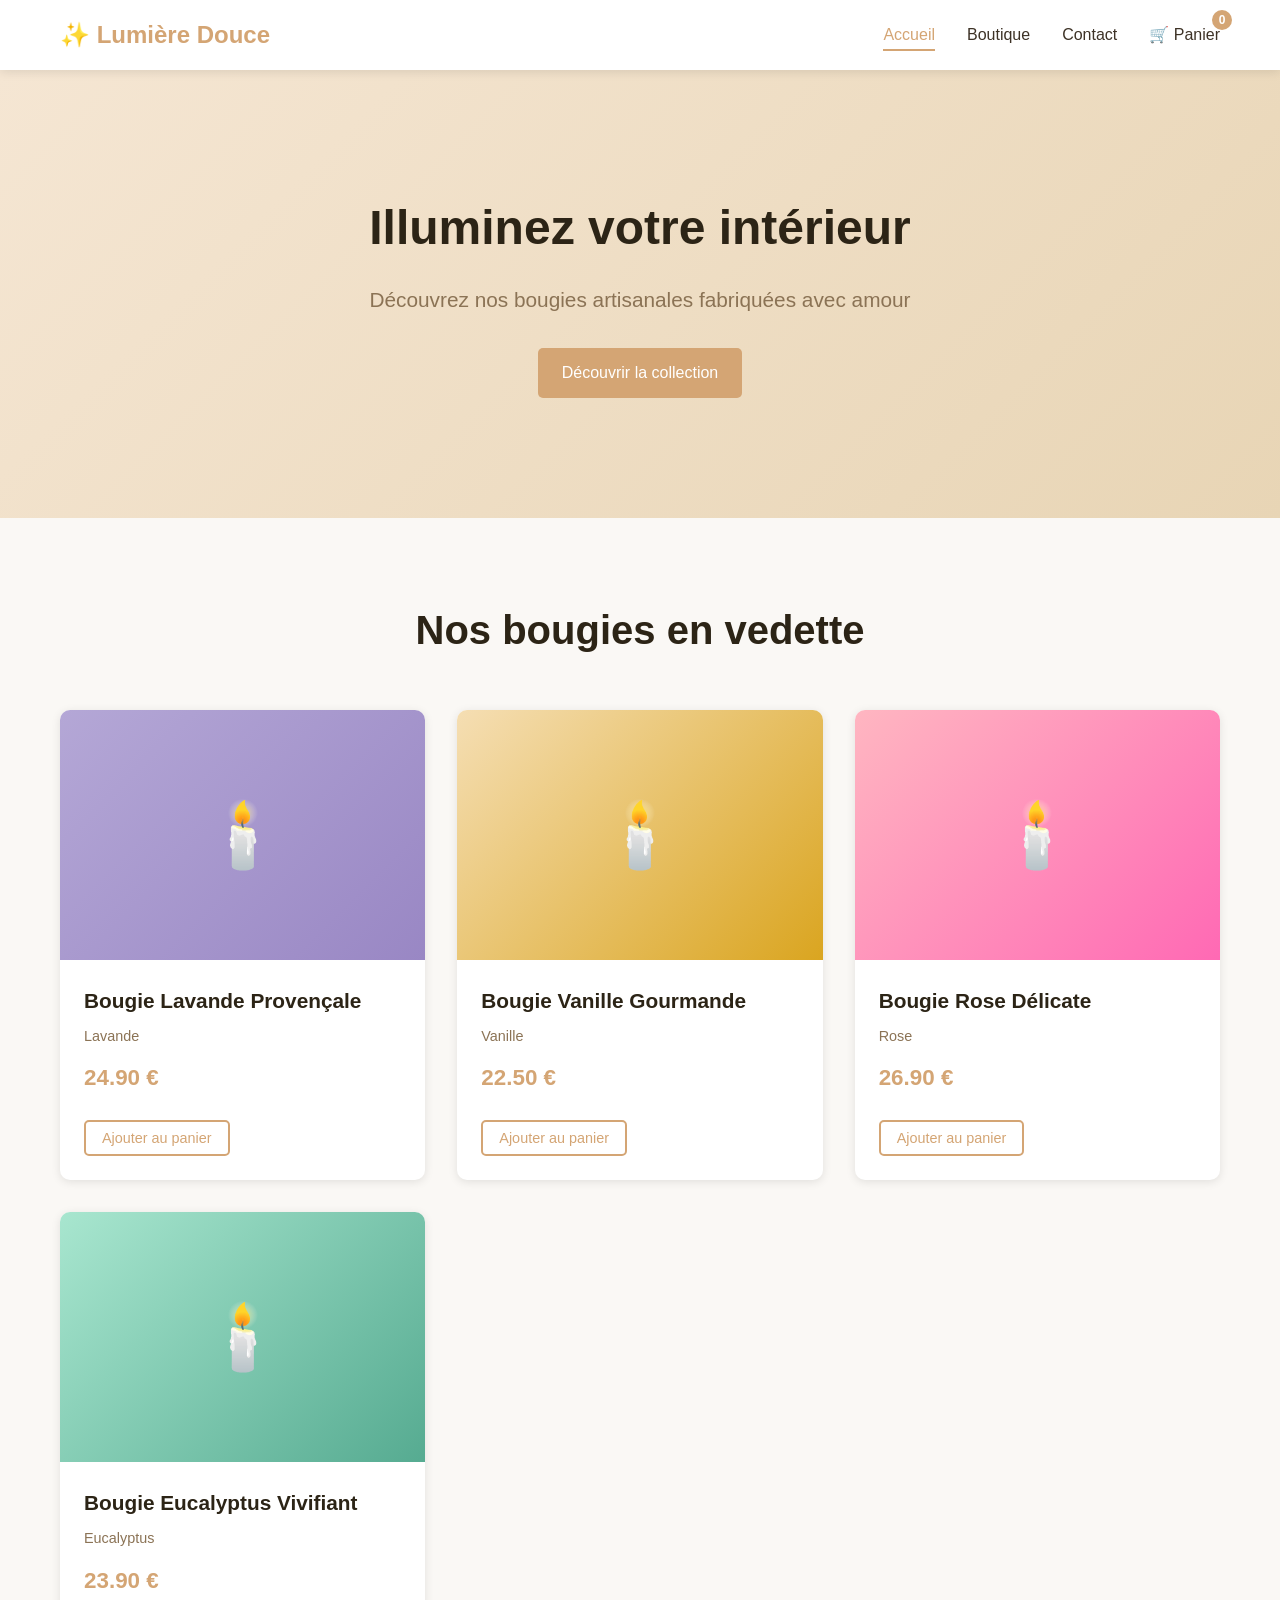
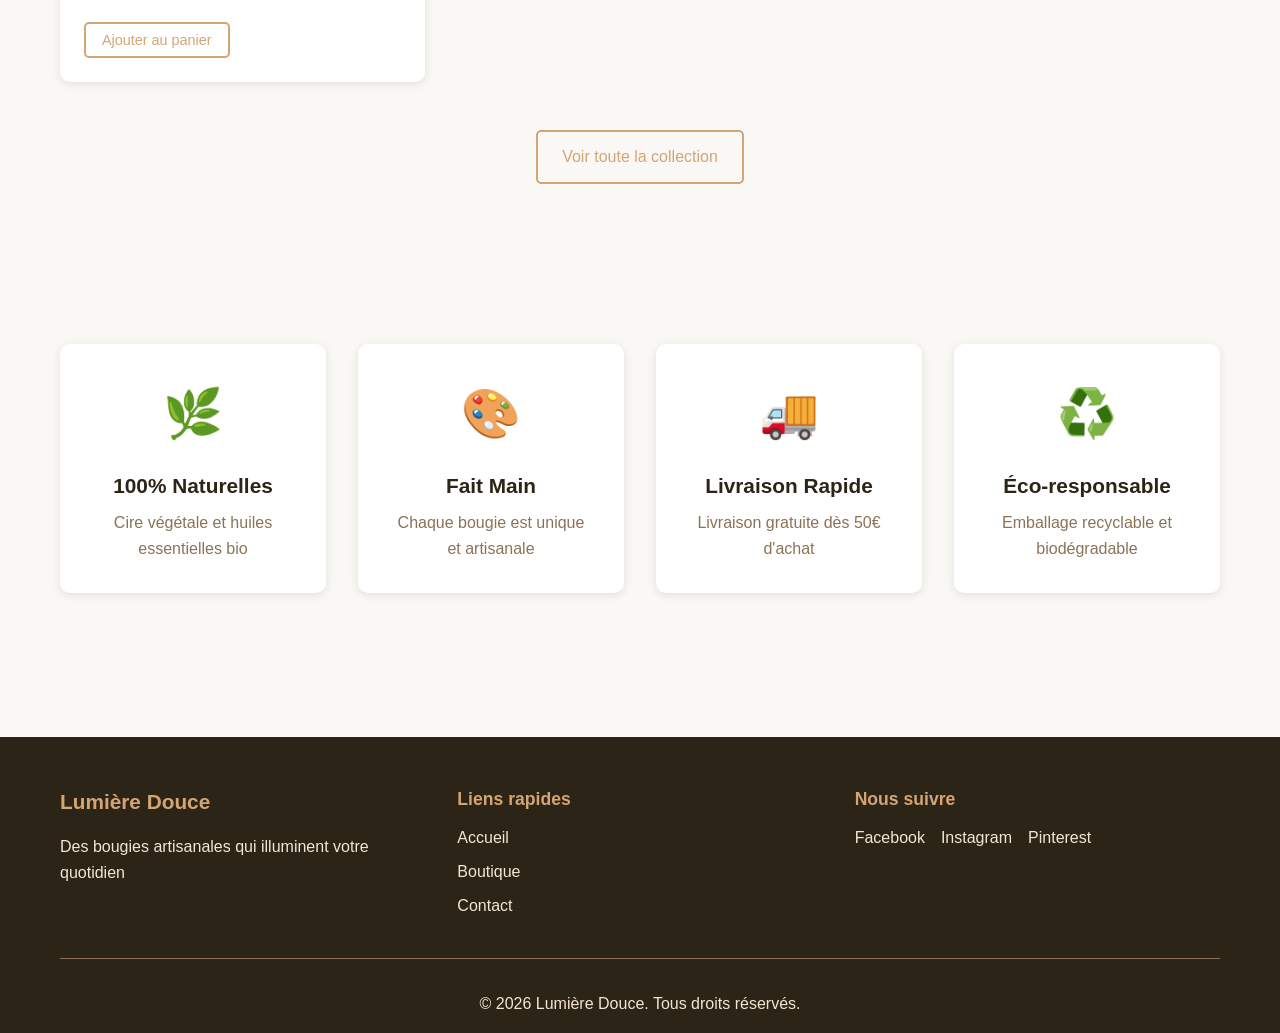
<file: index.html>
<!DOCTYPE html>
<html lang="fr">
<head>
    <meta charset="UTF-8">
    <meta name="viewport" content="width=device-width, initial-scale=1.0">
    <title>Lumière Douce - Bougies Artisanales</title>
    <link rel="stylesheet" href="css/style.css">
</head>
<body>
    <!-- Navigation -->
    <nav class="navbar">
        <div class="container">
            <div class="nav-brand">
                <h1>✨ Lumière Douce</h1>
            </div>
            <ul class="nav-menu">
                <li><a href="index.html" class="active">Accueil</a></li>
                <li><a href="products.html">Boutique</a></li>
                <li><a href="contact.html">Contact</a></li>
                <li><a href="cart.html" class="cart-link">
                    🛒 Panier <span class="cart-count">0</span>
                </a></li>
            </ul>
            <div class="hamburger">
                <span></span>
                <span></span>
                <span></span>
            </div>
        </div>
    </nav>

    <!-- Hero Section -->
    <section class="hero">
        <div class="hero-content">
            <h2>Illuminez votre intérieur</h2>
            <p>Découvrez nos bougies artisanales fabriquées avec amour</p>
            <a href="products.html" class="btn btn-primary">Découvrir la collection</a>
        </div>
    </section>

    <!-- Featured Products -->
    <section class="featured-section">
        <div class="container">
            <h2 class="section-title">Nos bougies en vedette</h2>
            <div id="featured-products" class="product-grid">
                <!-- Les produits seront chargés dynamiquement -->
            </div>
            <div class="text-center">
                <a href="products.html" class="btn btn-secondary">Voir toute la collection</a>
            </div>
        </div>
    </section>

    <!-- Features -->
    <section class="features-section">
        <div class="container">
            <div class="features-grid">
                <div class="feature-card">
                    <div class="feature-icon">🌿</div>
                    <h3>100% Naturelles</h3>
                    <p>Cire végétale et huiles essentielles bio</p>
                </div>
                <div class="feature-card">
                    <div class="feature-icon">🎨</div>
                    <h3>Fait Main</h3>
                    <p>Chaque bougie est unique et artisanale</p>
                </div>
                <div class="feature-card">
                    <div class="feature-icon">🚚</div>
                    <h3>Livraison Rapide</h3>
                    <p>Livraison gratuite dès 50€ d'achat</p>
                </div>
                <div class="feature-card">
                    <div class="feature-icon">♻️</div>
                    <h3>Éco-responsable</h3>
                    <p>Emballage recyclable et biodégradable</p>
                </div>
            </div>
        </div>
    </section>

    <!-- Footer -->
    <footer class="footer">
        <div class="container">
            <div class="footer-content">
                <div class="footer-section">
                    <h3>Lumière Douce</h3>
                    <p>Des bougies artisanales qui illuminent votre quotidien</p>
                </div>
                <div class="footer-section">
                    <h4>Liens rapides</h4>
                    <ul>
                        <li><a href="index.html">Accueil</a></li>
                        <li><a href="products.html">Boutique</a></li>
                        <li><a href="contact.html">Contact</a></li>
                    </ul>
                </div>
                <div class="footer-section">
                    <h4>Nous suivre</h4>
                    <div class="social-links">
                        <a href="#">Facebook</a>
                        <a href="#">Instagram</a>
                        <a href="#">Pinterest</a>
                    </div>
                </div>
            </div>
            <div class="footer-bottom">
                <p>&copy; 2026 Lumière Douce. Tous droits réservés.</p>
            </div>
        </div>
    </footer>

    <script src="js/data.js"></script>
    <script src="js/cart.js"></script>
    <script src="js/main.js"></script>
</body>
</html>
</file>
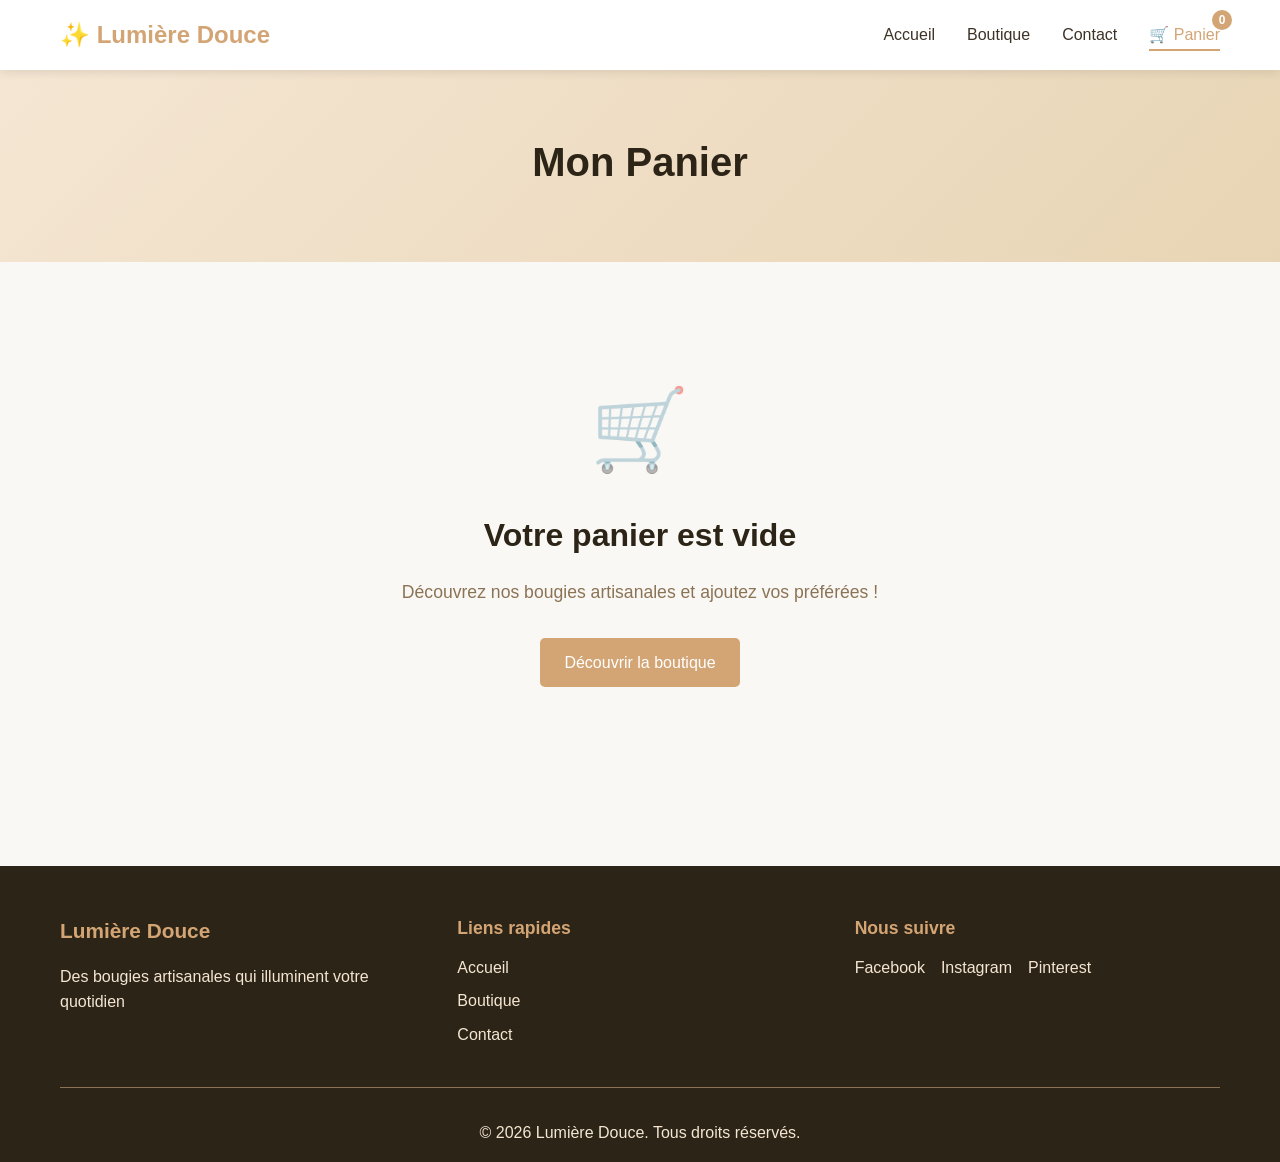
<file: cart.html>
<!DOCTYPE html>
<html lang="fr">
<head>
    <meta charset="UTF-8">
    <meta name="viewport" content="width=device-width, initial-scale=1.0">
    <title>Panier - Lumière Douce</title>
    <link rel="stylesheet" href="css/style.css">
    <link rel="stylesheet" href="css/cart.css">
</head>
<body>
    <!-- Navigation -->
    <nav class="navbar">
        <div class="container">
            <div class="nav-brand">
                <h1>✨ Lumière Douce</h1>
            </div>
            <ul class="nav-menu">
                <li><a href="index.html">Accueil</a></li>
                <li><a href="products.html">Boutique</a></li>
                <li><a href="contact.html">Contact</a></li>
                <li><a href="cart.html" class="cart-link active">
                    🛒 Panier <span class="cart-count">0</span>
                </a></li>
            </ul>
            <div class="hamburger">
                <span></span>
                <span></span>
                <span></span>
            </div>
        </div>
    </nav>

    <!-- Page Header -->
    <div class="page-header">
        <div class="container">
            <h1>Mon Panier</h1>
        </div>
    </div>

    <!-- Cart Section -->
    <section class="cart-section">
        <div class="container">
            <div id="empty-cart" class="empty-cart" style="display: none;">
                <div class="empty-cart-icon">🛒</div>
                <h2>Votre panier est vide</h2>
                <p>Découvrez nos bougies artisanales et ajoutez vos préférées !</p>
                <a href="products.html" class="btn btn-primary">Découvrir la boutique</a>
            </div>

            <div id="cart-content" class="cart-layout">
                <div class="cart-items">
                    <h2>Articles dans le panier</h2>
                    <div id="cart-items-container">
                        <!-- Les articles seront chargés dynamiquement -->
                    </div>
                </div>

                <div class="cart-summary">
                    <h2>Résumé de la commande</h2>
                    <div class="summary-row">
                        <span>Sous-total</span>
                        <span id="subtotal">0.00 €</span>
                    </div>
                    <div class="summary-row">
                        <span>Livraison</span>
                        <span id="shipping">0.00 €</span>
                    </div>
                    <div class="summary-divider"></div>
                    <div class="summary-row summary-total">
                        <span>Total</span>
                        <span id="total">0.00 €</span>
                    </div>
                    <div class="shipping-notice">
                        <span id="free-shipping-notice"></span>
                    </div>
                    <a href="checkout.html" class="btn btn-primary btn-large btn-full">
                        Passer la commande
                    </a>
                    <a href="products.html" class="btn btn-secondary btn-full">
                        Continuer mes achats
                    </a>
                </div>
            </div>
        </div>
    </section>

    <!-- Footer -->
    <footer class="footer">
        <div class="container">
            <div class="footer-content">
                <div class="footer-section">
                    <h3>Lumière Douce</h3>
                    <p>Des bougies artisanales qui illuminent votre quotidien</p>
                </div>
                <div class="footer-section">
                    <h4>Liens rapides</h4>
                    <ul>
                        <li><a href="index.html">Accueil</a></li>
                        <li><a href="products.html">Boutique</a></li>
                        <li><a href="contact.html">Contact</a></li>
                    </ul>
                </div>
                <div class="footer-section">
                    <h4>Nous suivre</h4>
                    <div class="social-links">
                        <a href="#">Facebook</a>
                        <a href="#">Instagram</a>
                        <a href="#">Pinterest</a>
                    </div>
                </div>
            </div>
            <div class="footer-bottom">
                <p>&copy; 2026 Lumière Douce. Tous droits réservés.</p>
            </div>
        </div>
    </footer>

    <script src="js/data.js"></script>
    <script src="js/cart.js"></script>
    <script>
        // Afficher le panier
        function displayCart() {
            const cart = getCart();
            const emptyCart = document.getElementById('empty-cart');
            const cartContent = document.getElementById('cart-content');
            const cartItemsContainer = document.getElementById('cart-items-container');

            if (cart.length === 0) {
                emptyCart.style.display = 'flex';
                cartContent.style.display = 'none';
                return;
            }

            emptyCart.style.display = 'none';
            cartContent.style.display = 'grid';

            // Afficher les articles
            cartItemsContainer.innerHTML = cart.map(item => {
                const product = products.find(p => p.id === item.id);
                if (!product) return '';

                return `
                    <div class="cart-item" data-id="${item.id}">
                        <div class="cart-item-image" style="background: ${product.color};">
                            <span class="image-icon">🕯️</span>
                        </div>
                        <div class="cart-item-details">
                            <h3>${product.name}</h3>
                            <p class="cart-item-scent">${product.scent}</p>
                            <p class="cart-item-price">${product.price.toFixed(2)} €</p>
                        </div>
                        <div class="cart-item-quantity">
                            <button class="qty-btn" onclick="updateCartQuantity(${item.id}, ${item.quantity - 1})">-</button>
                            <span class="qty-display">${item.quantity}</span>
                            <button class="qty-btn" onclick="updateCartQuantity(${item.id}, ${item.quantity + 1})">+</button>
                        </div>
                        <div class="cart-item-total">
                            ${(product.price * item.quantity).toFixed(2)} €
                        </div>
                        <button class="cart-item-remove" onclick="removeFromCart(${item.id})" title="Supprimer">
                            ✕
                        </button>
                    </div>
                `;
            }).join('');

            // Calculer et afficher le total
            updateCartSummary();
        }

        function updateCartSummary() {
            const cart = getCart();
            let subtotal = 0;

            cart.forEach(item => {
                const product = products.find(p => p.id === item.id);
                if (product) {
                    subtotal += product.price * item.quantity;
                }
            });

            const shipping = subtotal >= 50 ? 0 : 5.90;
            const total = subtotal + shipping;

            document.getElementById('subtotal').textContent = subtotal.toFixed(2) + ' €';
            document.getElementById('shipping').textContent = shipping === 0 ? 'Gratuit' : shipping.toFixed(2) + ' €';
            document.getElementById('total').textContent = total.toFixed(2) + ' €';

            const freeShippingNotice = document.getElementById('free-shipping-notice');
            if (subtotal < 50) {
                const remaining = 50 - subtotal;
                freeShippingNotice.innerHTML = `🚚 Plus que ${remaining.toFixed(2)} € pour la livraison gratuite !`;
                freeShippingNotice.className = 'shipping-notice-warning';
            } else {
                freeShippingNotice.innerHTML = '✓ Livraison gratuite !';
                freeShippingNotice.className = 'shipping-notice-success';
            }
        }

        function updateCartQuantity(productId, newQuantity) {
            if (newQuantity < 1) {
                if (confirm('Voulez-vous retirer cet article du panier ?')) {
                    removeFromCart(productId);
                }
                return;
            }
            
            if (newQuantity > 10) {
                alert('Quantité maximum : 10');
                return;
            }

            const cart = getCart();
            const item = cart.find(i => i.id === productId);
            if (item) {
                item.quantity = newQuantity;
                saveCart(cart);
                displayCart();
                updateCartCount();
            }
        }

        // Charger le panier au chargement de la page
        document.addEventListener('DOMContentLoaded', displayCart);
    </script>
    <script src="js/main.js"></script>
</body>
</html>
</file>
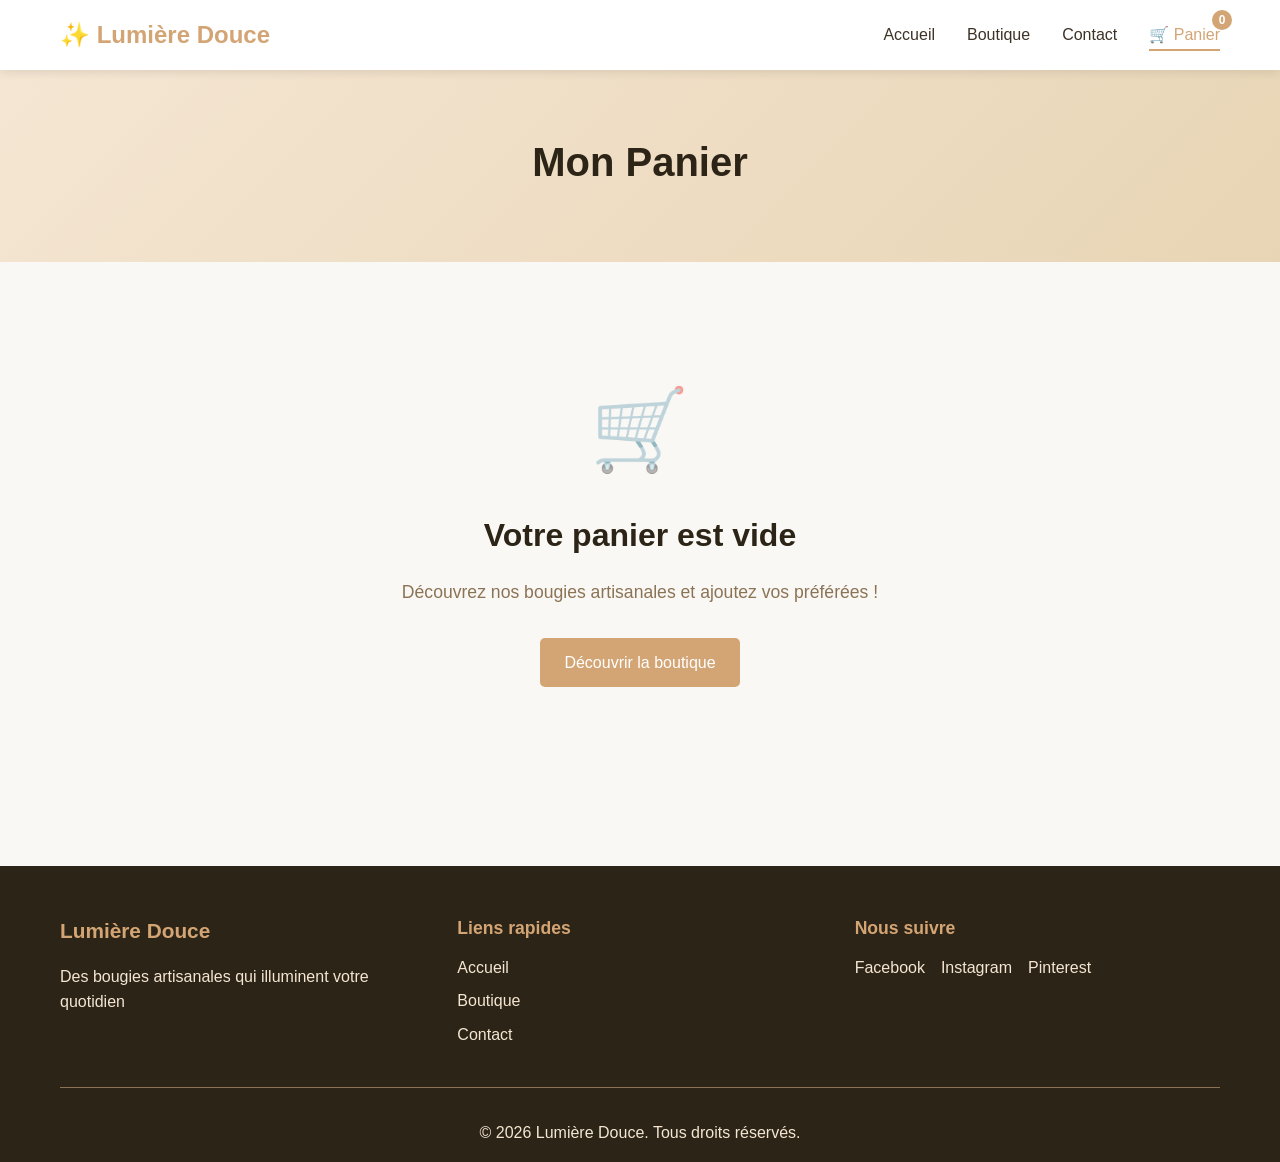
<file: checkout.html>
<!DOCTYPE html>
<html lang="fr">
<head>
    <meta charset="UTF-8">
    <meta name="viewport" content="width=device-width, initial-scale=1.0">
    <title>Commande - Lumière Douce</title>
    <link rel="stylesheet" href="css/style.css">
    <link rel="stylesheet" href="css/cart.css">
</head>
<body>
    <!-- Navigation -->
    <nav class="navbar">
        <div class="container">
            <div class="nav-brand">
                <h1>✨ Lumière Douce</h1>
            </div>
            <ul class="nav-menu">
                <li><a href="index.html">Accueil</a></li>
                <li><a href="products.html">Boutique</a></li>
                <li><a href="contact.html">Contact</a></li>
                <li><a href="cart.html" class="cart-link">
                    🛒 Panier <span class="cart-count">0</span>
                </a></li>
            </ul>
            <div class="hamburger">
                <span></span>
                <span></span>
                <span></span>
            </div>
        </div>
    </nav>

    <!-- Page Header -->
    <div class="page-header">
        <div class="container">
            <h1>Finaliser ma commande</h1>
        </div>
    </div>

    <!-- Checkout Section -->
    <section class="checkout-section">
        <div class="container">
            <div class="checkout-layout">
                <!-- Checkout Form -->
                <div class="checkout-form">
                    <form id="checkout-form">
                        <div class="form-section">
                            <h2>Informations de livraison</h2>
                            <div class="form-row">
                                <div class="form-group">
                                    <label for="firstName">Prénom *</label>
                                    <input type="text" id="firstName" name="firstName" required>
                                </div>
                                <div class="form-group">
                                    <label for="lastName">Nom *</label>
                                    <input type="text" id="lastName" name="lastName" required>
                                </div>
                            </div>
                            <div class="form-group">
                                <label for="email">Email *</label>
                                <input type="email" id="email" name="email" required>
                            </div>
                            <div class="form-group">
                                <label for="phone">Téléphone *</label>
                                <input type="tel" id="phone" name="phone" required>
                            </div>
                            <div class="form-group">
                                <label for="address">Adresse *</label>
                                <input type="text" id="address" name="address" required>
                            </div>
                            <div class="form-row">
                                <div class="form-group">
                                    <label for="city">Ville *</label>
                                    <input type="text" id="city" name="city" required>
                                </div>
                                <div class="form-group">
                                    <label for="postalCode">Code postal *</label>
                                    <input type="text" id="postalCode" name="postalCode" required>
                                </div>
                            </div>
                            <div class="form-group">
                                <label for="country">Pays *</label>
                                <select id="country" name="country" required>
                                    <option value="FR">France</option>
                                    <option value="BE">Belgique</option>
                                    <option value="CH">Suisse</option>
                                    <option value="LU">Luxembourg</option>
                                </select>
                            </div>
                        </div>

                        <div class="form-section">
                            <h2>Mode de paiement</h2>
                            <div class="payment-methods">
                                <label class="payment-method">
                                    <input type="radio" name="payment" value="card" checked>
                                    <span>💳 Carte bancaire</span>
                                </label>
                                <label class="payment-method">
                                    <input type="radio" name="payment" value="paypal">
                                    <span>🅿️ PayPal</span>
                                </label>
                                <label class="payment-method">
                                    <input type="radio" name="payment" value="transfer">
                                    <span>🏦 Virement bancaire</span>
                                </label>
                            </div>
                            
                            <div id="card-details" class="card-details">
                                <div class="form-group">
                                    <label for="cardNumber">Numéro de carte</label>
                                    <input type="text" id="cardNumber" placeholder="1234 5678 9012 3456" maxlength="19">
                                </div>
                                <div class="form-row">
                                    <div class="form-group">
                                        <label for="cardExpiry">Date d'expiration</label>
                                        <input type="text" id="cardExpiry" placeholder="MM/AA" maxlength="5">
                                    </div>
                                    <div class="form-group">
                                        <label for="cardCvv">CVV</label>
                                        <input type="text" id="cardCvv" placeholder="123" maxlength="3">
                                    </div>
                                </div>
                            </div>
                        </div>

                        <div class="form-section">
                            <label class="checkbox-label">
                                <input type="checkbox" id="terms" required>
                                <span>J'accepte les <a href="#">conditions générales de vente</a> *</span>
                            </label>
                            <label class="checkbox-label">
                                <input type="checkbox" id="newsletter">
                                <span>Je souhaite recevoir la newsletter et les offres spéciales</span>
                            </label>
                        </div>

                        <button type="submit" class="btn btn-primary btn-large btn-full">
                            Valider ma commande
                        </button>
                    </form>
                </div>

                <!-- Order Summary -->
                <div class="order-summary">
                    <h2>Récapitulatif</h2>
                    <div id="order-items" class="order-items">
                        <!-- Les articles seront chargés dynamiquement -->
                    </div>
                    <div class="summary-divider"></div>
                    <div class="summary-row">
                        <span>Sous-total</span>
                        <span id="order-subtotal">0.00 €</span>
                    </div>
                    <div class="summary-row">
                        <span>Livraison</span>
                        <span id="order-shipping">0.00 €</span>
                    </div>
                    <div class="summary-divider"></div>
                    <div class="summary-row summary-total">
                        <span>Total</span>
                        <span id="order-total">0.00 €</span>
                    </div>
                </div>
            </div>
        </div>
    </section>

    <!-- Footer -->
    <footer class="footer">
        <div class="container">
            <div class="footer-content">
                <div class="footer-section">
                    <h3>Lumière Douce</h3>
                    <p>Des bougies artisanales qui illuminent votre quotidien</p>
                </div>
                <div class="footer-section">
                    <h4>Liens rapides</h4>
                    <ul>
                        <li><a href="index.html">Accueil</a></li>
                        <li><a href="products.html">Boutique</a></li>
                        <li><a href="contact.html">Contact</a></li>
                    </ul>
                </div>
                <div class="footer-section">
                    <h4>Nous suivre</h4>
                    <div class="social-links">
                        <a href="#">Facebook</a>
                        <a href="#">Instagram</a>
                        <a href="#">Pinterest</a>
                    </div>
                </div>
            </div>
            <div class="footer-bottom">
                <p>&copy; 2026 Lumière Douce. Tous droits réservés.</p>
            </div>
        </div>
    </footer>

    <script src="js/data.js"></script>
    <script src="js/cart.js"></script>
    <script>
        // Vérifier si le panier est vide
        const cart = getCart();
        if (cart.length === 0) {
            window.location.href = 'cart.html';
        }

        // Afficher le récapitulatif de commande
        function displayOrderSummary() {
            const orderItems = document.getElementById('order-items');
            
            orderItems.innerHTML = cart.map(item => {
                const product = products.find(p => p.id === item.id);
                if (!product) return '';

                return `
                    <div class="order-item">
                        <div class="order-item-info">
                            <span class="order-item-name">${product.name}</span>
                            <span class="order-item-qty">x${item.quantity}</span>
                        </div>
                        <span class="order-item-price">${(product.price * item.quantity).toFixed(2)} €</span>
                    </div>
                `;
            }).join('');

            // Calculer les totaux
            let subtotal = 0;
            cart.forEach(item => {
                const product = products.find(p => p.id === item.id);
                if (product) {
                    subtotal += product.price * item.quantity;
                }
            });

            const shipping = subtotal >= 50 ? 0 : 5.90;
            const total = subtotal + shipping;

            document.getElementById('order-subtotal').textContent = subtotal.toFixed(2) + ' €';
            document.getElementById('order-shipping').textContent = shipping === 0 ? 'Gratuit' : shipping.toFixed(2) + ' €';
            document.getElementById('order-total').textContent = total.toFixed(2) + ' €';
        }

        displayOrderSummary();

        // Gérer l'affichage des détails de paiement
        const paymentRadios = document.querySelectorAll('input[name="payment"]');
        const cardDetails = document.getElementById('card-details');

        paymentRadios.forEach(radio => {
            radio.addEventListener('change', (e) => {
                if (e.target.value === 'card') {
                    cardDetails.style.display = 'block';
                } else {
                    cardDetails.style.display = 'none';
                }
            });
        });

        // Formatage des champs de carte
        document.getElementById('cardNumber')?.addEventListener('input', function(e) {
            let value = e.target.value.replace(/\s/g, '');
            let formattedValue = value.match(/.{1,4}/g)?.join(' ') || value;
            e.target.value = formattedValue;
        });

        document.getElementById('cardExpiry')?.addEventListener('input', function(e) {
            let value = e.target.value.replace(/\D/g, '');
            if (value.length >= 2) {
                value = value.slice(0, 2) + '/' + value.slice(2, 4);
            }
            e.target.value = value;
        });

        // Gérer la soumission du formulaire
        document.getElementById('checkout-form').addEventListener('submit', function(e) {
            e.preventDefault();
            
            // Simuler le traitement de la commande
            const loadingOverlay = document.createElement('div');
            loadingOverlay.style.cssText = 'position: fixed; top: 0; left: 0; right: 0; bottom: 0; background: rgba(0,0,0,0.7); display: flex; align-items: center; justify-content: center; z-index: 10000;';
            loadingOverlay.innerHTML = '<div style="background: white; padding: 40px; border-radius: 10px; text-align: center;"><h2>Traitement de votre commande...</h2><p>⏳</p></div>';
            document.body.appendChild(loadingOverlay);

            setTimeout(() => {
                clearCart();
                loadingOverlay.remove();
                alert('✓ Commande validée avec succès !\n\nVous allez recevoir un email de confirmation.\n\nMerci pour votre confiance ! 🕯️');
                window.location.href = 'index.html';
            }, 2000);
        });
    </script>
    <script src="js/main.js"></script>
</body>
</html>
</file>
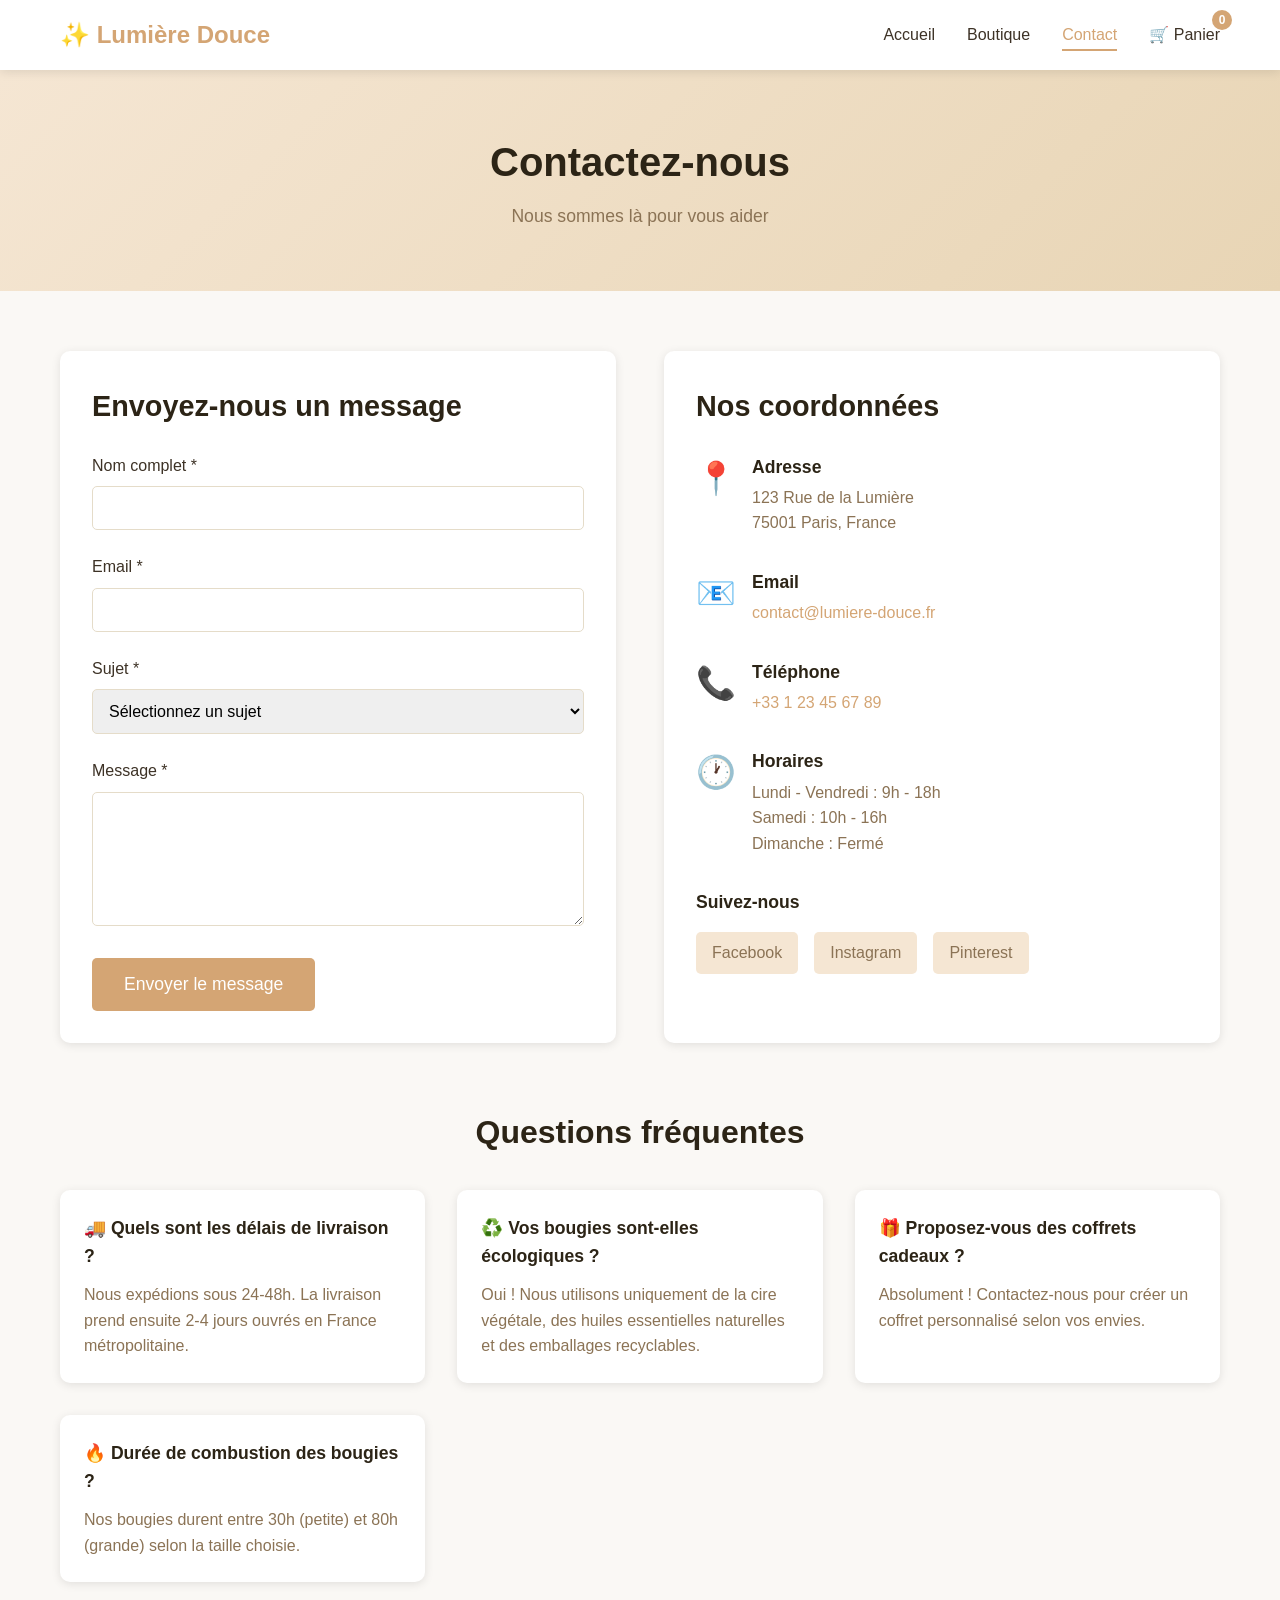
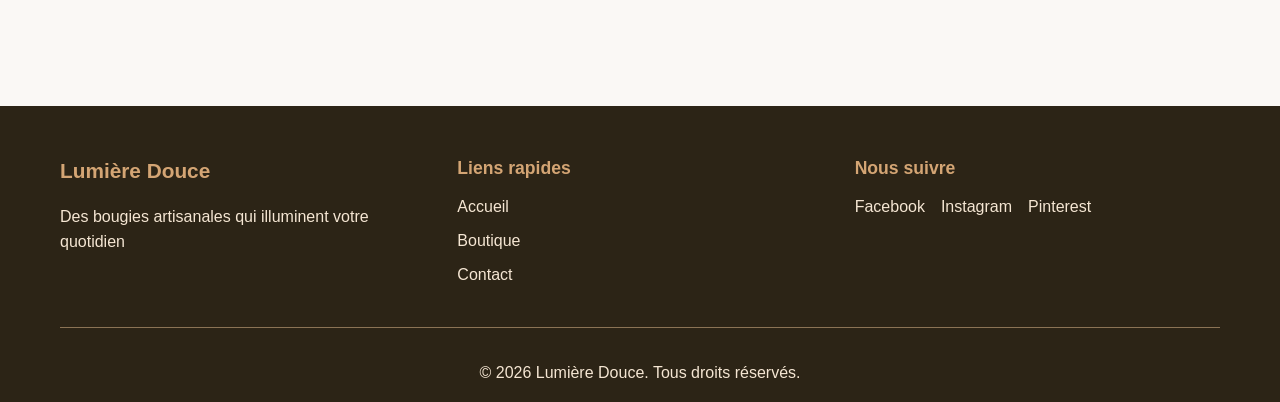
<file: contact.html>
<!DOCTYPE html>
<html lang="fr">
<head>
    <meta charset="UTF-8">
    <meta name="viewport" content="width=device-width, initial-scale=1.0">
    <title>Contact - Lumière Douce</title>
    <link rel="stylesheet" href="css/style.css">
</head>
<body>
    <!-- Navigation -->
    <nav class="navbar">
        <div class="container">
            <div class="nav-brand">
                <h1>✨ Lumière Douce</h1>
            </div>
            <ul class="nav-menu">
                <li><a href="index.html">Accueil</a></li>
                <li><a href="products.html">Boutique</a></li>
                <li><a href="contact.html" class="active">Contact</a></li>
                <li><a href="cart.html" class="cart-link">
                    🛒 Panier <span class="cart-count">0</span>
                </a></li>
            </ul>
            <div class="hamburger">
                <span></span>
                <span></span>
                <span></span>
            </div>
        </div>
    </nav>

    <!-- Page Header -->
    <div class="page-header">
        <div class="container">
            <h1>Contactez-nous</h1>
            <p>Nous sommes là pour vous aider</p>
        </div>
    </div>

    <!-- Contact Section -->
    <section class="contact-section">
        <div class="container">
            <div class="contact-layout">
                <!-- Contact Form -->
                <div class="contact-form">
                    <h2>Envoyez-nous un message</h2>
                    <form id="contact-form">
                        <div class="form-group">
                            <label for="name">Nom complet *</label>
                            <input type="text" id="name" name="name" required>
                        </div>
                        <div class="form-group">
                            <label for="email">Email *</label>
                            <input type="email" id="email" name="email" required>
                        </div>
                        <div class="form-group">
                            <label for="subject">Sujet *</label>
                            <select id="subject" name="subject" required>
                                <option value="">Sélectionnez un sujet</option>
                                <option value="info">Demande d'information</option>
                                <option value="order">Question sur une commande</option>
                                <option value="product">Question sur un produit</option>
                                <option value="partnership">Partenariat</option>
                                <option value="other">Autre</option>
                            </select>
                        </div>
                        <div class="form-group">
                            <label for="message">Message *</label>
                            <textarea id="message" name="message" rows="6" required></textarea>
                        </div>
                        <button type="submit" class="btn btn-primary btn-large">
                            Envoyer le message
                        </button>
                    </form>
                </div>

                <!-- Contact Info -->
                <div class="contact-info">
                    <h2>Nos coordonnées</h2>
                    
                    <div class="contact-info-item">
                        <div class="contact-icon">📍</div>
                        <div>
                            <h3>Adresse</h3>
                            <p>123 Rue de la Lumière<br>75001 Paris, France</p>
                        </div>
                    </div>

                    <div class="contact-info-item">
                        <div class="contact-icon">📧</div>
                        <div>
                            <h3>Email</h3>
                            <p><a href="mailto:contact@lumiere-douce.fr">contact@lumiere-douce.fr</a></p>
                        </div>
                    </div>

                    <div class="contact-info-item">
                        <div class="contact-icon">📞</div>
                        <div>
                            <h3>Téléphone</h3>
                            <p><a href="tel:+33123456789">+33 1 23 45 67 89</a></p>
                        </div>
                    </div>

                    <div class="contact-info-item">
                        <div class="contact-icon">🕐</div>
                        <div>
                            <h3>Horaires</h3>
                            <p>Lundi - Vendredi : 9h - 18h<br>
                            Samedi : 10h - 16h<br>
                            Dimanche : Fermé</p>
                        </div>
                    </div>

                    <div class="contact-social">
                        <h3>Suivez-nous</h3>
                        <div class="social-links">
                            <a href="#" class="social-link">Facebook</a>
                            <a href="#" class="social-link">Instagram</a>
                            <a href="#" class="social-link">Pinterest</a>
                        </div>
                    </div>
                </div>
            </div>

            <!-- FAQ Section -->
            <div class="faq-section">
                <h2>Questions fréquentes</h2>
                <div class="faq-grid">
                    <div class="faq-item">
                        <h3>🚚 Quels sont les délais de livraison ?</h3>
                        <p>Nous expédions sous 24-48h. La livraison prend ensuite 2-4 jours ouvrés en France métropolitaine.</p>
                    </div>
                    <div class="faq-item">
                        <h3>♻️ Vos bougies sont-elles écologiques ?</h3>
                        <p>Oui ! Nous utilisons uniquement de la cire végétale, des huiles essentielles naturelles et des emballages recyclables.</p>
                    </div>
                    <div class="faq-item">
                        <h3>🎁 Proposez-vous des coffrets cadeaux ?</h3>
                        <p>Absolument ! Contactez-nous pour créer un coffret personnalisé selon vos envies.</p>
                    </div>
                    <div class="faq-item">
                        <h3>🔥 Durée de combustion des bougies ?</h3>
                        <p>Nos bougies durent entre 30h (petite) et 80h (grande) selon la taille choisie.</p>
                    </div>
                </div>
            </div>
        </div>
    </section>

    <!-- Footer -->
    <footer class="footer">
        <div class="container">
            <div class="footer-content">
                <div class="footer-section">
                    <h3>Lumière Douce</h3>
                    <p>Des bougies artisanales qui illuminent votre quotidien</p>
                </div>
                <div class="footer-section">
                    <h4>Liens rapides</h4>
                    <ul>
                        <li><a href="index.html">Accueil</a></li>
                        <li><a href="products.html">Boutique</a></li>
                        <li><a href="contact.html">Contact</a></li>
                    </ul>
                </div>
                <div class="footer-section">
                    <h4>Nous suivre</h4>
                    <div class="social-links">
                        <a href="#">Facebook</a>
                        <a href="#">Instagram</a>
                        <a href="#">Pinterest</a>
                    </div>
                </div>
            </div>
            <div class="footer-bottom">
                <p>&copy; 2026 Lumière Douce. Tous droits réservés.</p>
            </div>
        </div>
    </footer>

    <script src="js/data.js"></script>
    <script src="js/cart.js"></script>
    <script>
        document.getElementById('contact-form').addEventListener('submit', function(e) {
            e.preventDefault();
            
            // Simuler l'envoi du message
            const submitButton = this.querySelector('button[type="submit"]');
            const originalText = submitButton.textContent;
            submitButton.textContent = 'Envoi en cours...';
            submitButton.disabled = true;

            setTimeout(() => {
                alert('✓ Message envoyé avec succès !\n\nNous vous répondrons dans les plus brefs délais.');
                this.reset();
                submitButton.textContent = originalText;
                submitButton.disabled = false;
            }, 1500);
        });
    </script>
    <script src="js/main.js"></script>
</body>
</html>
</file>
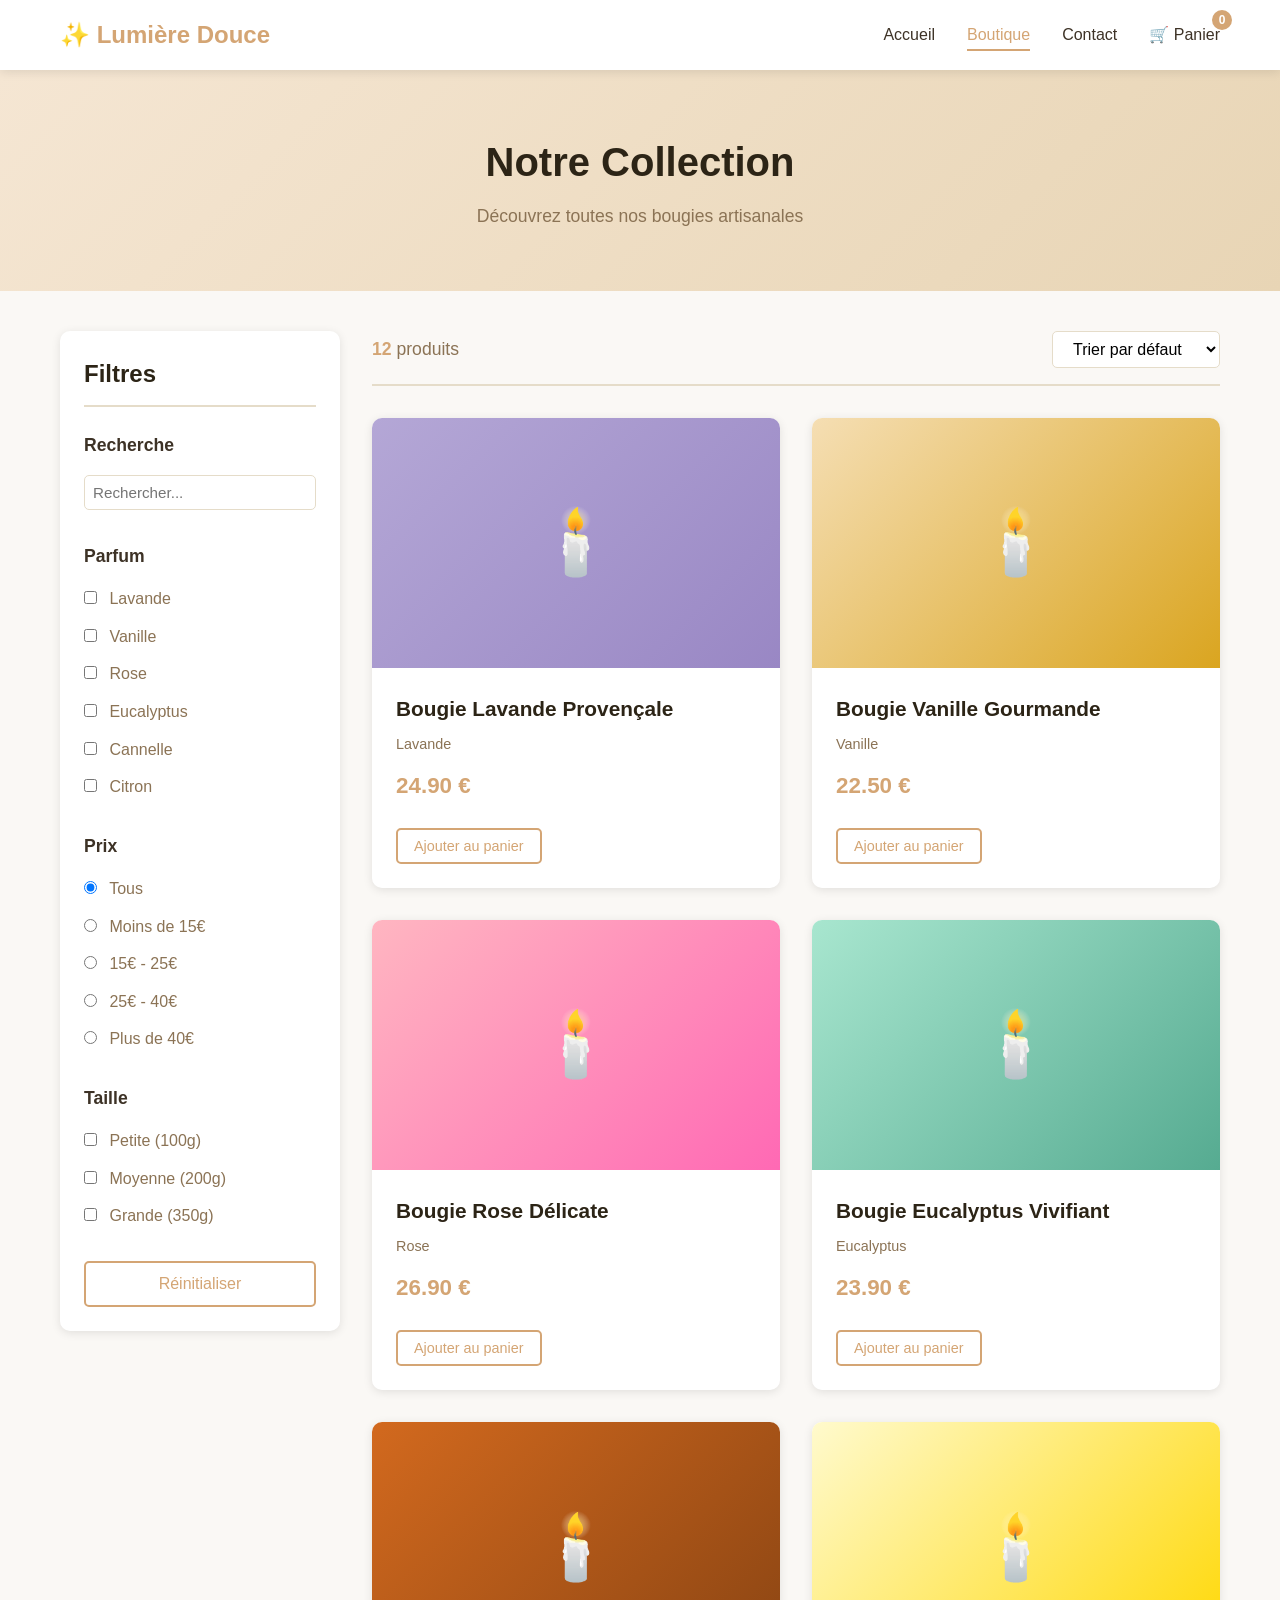
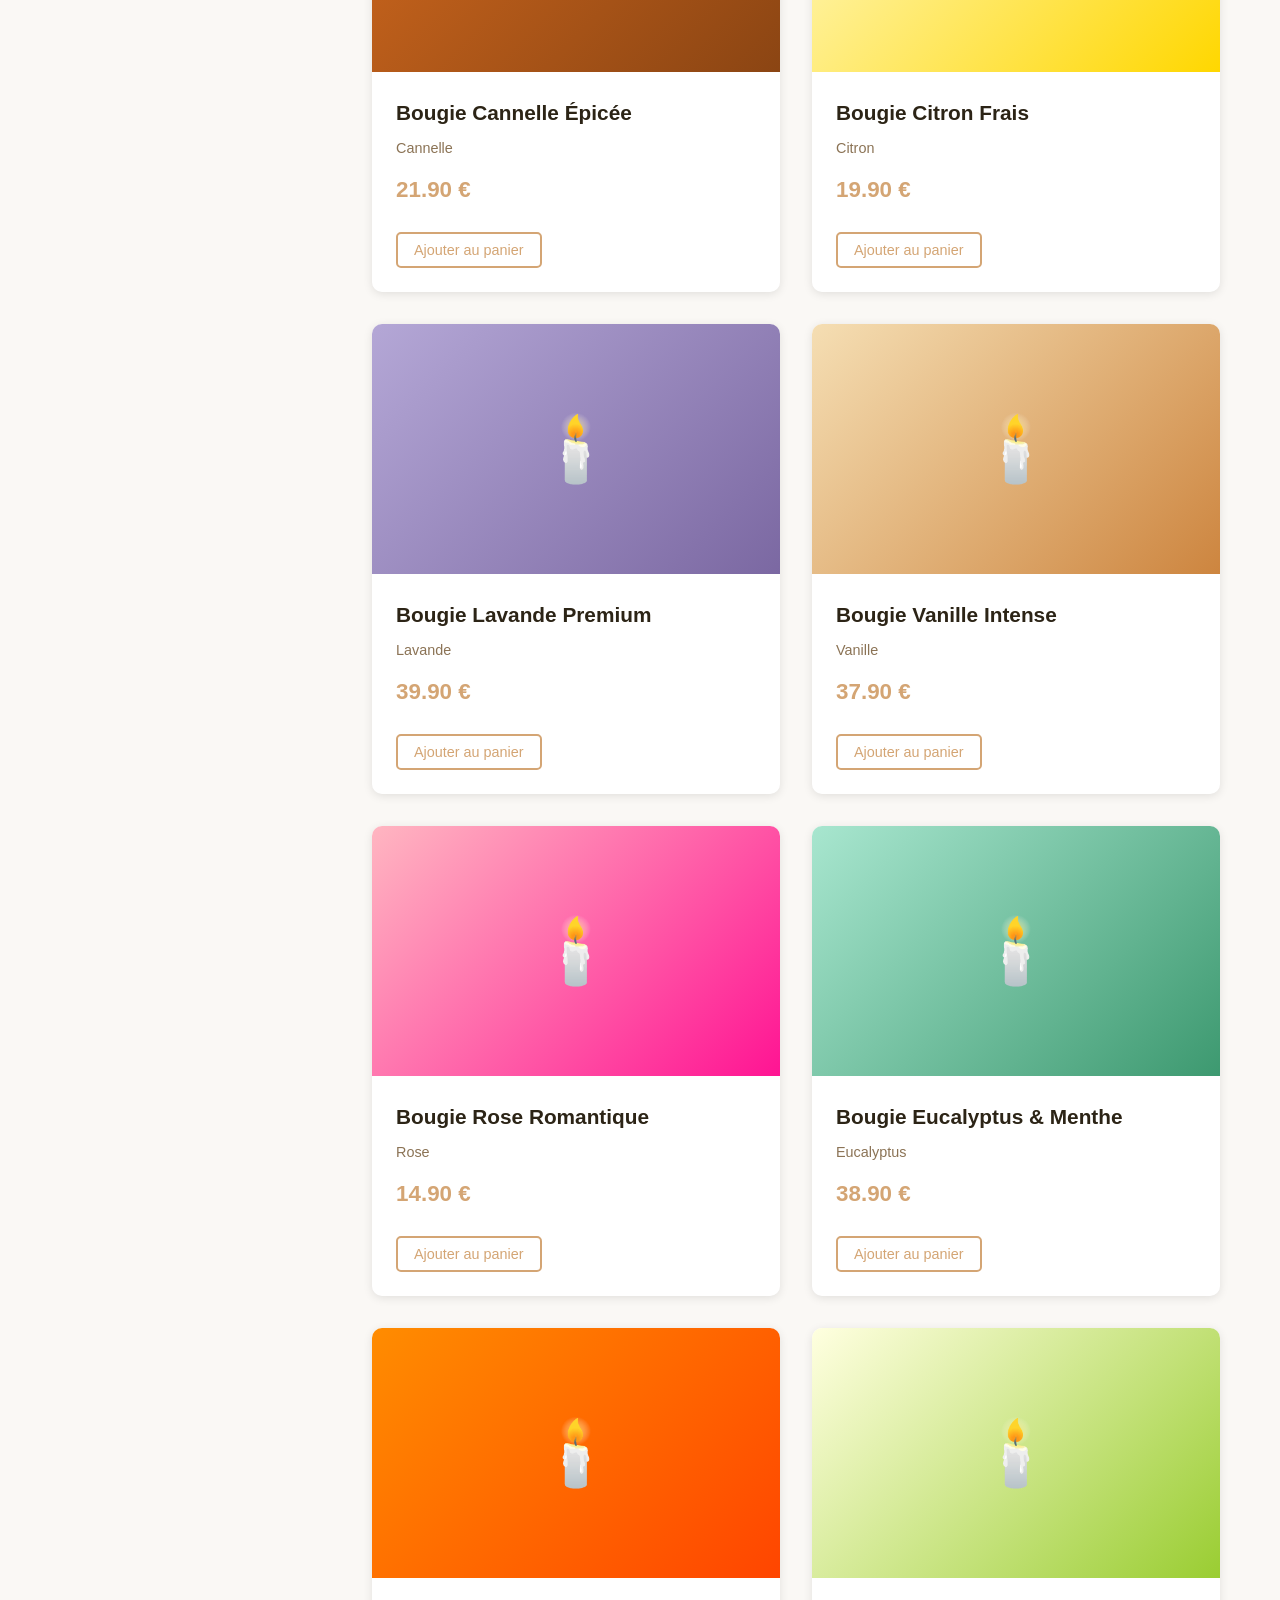
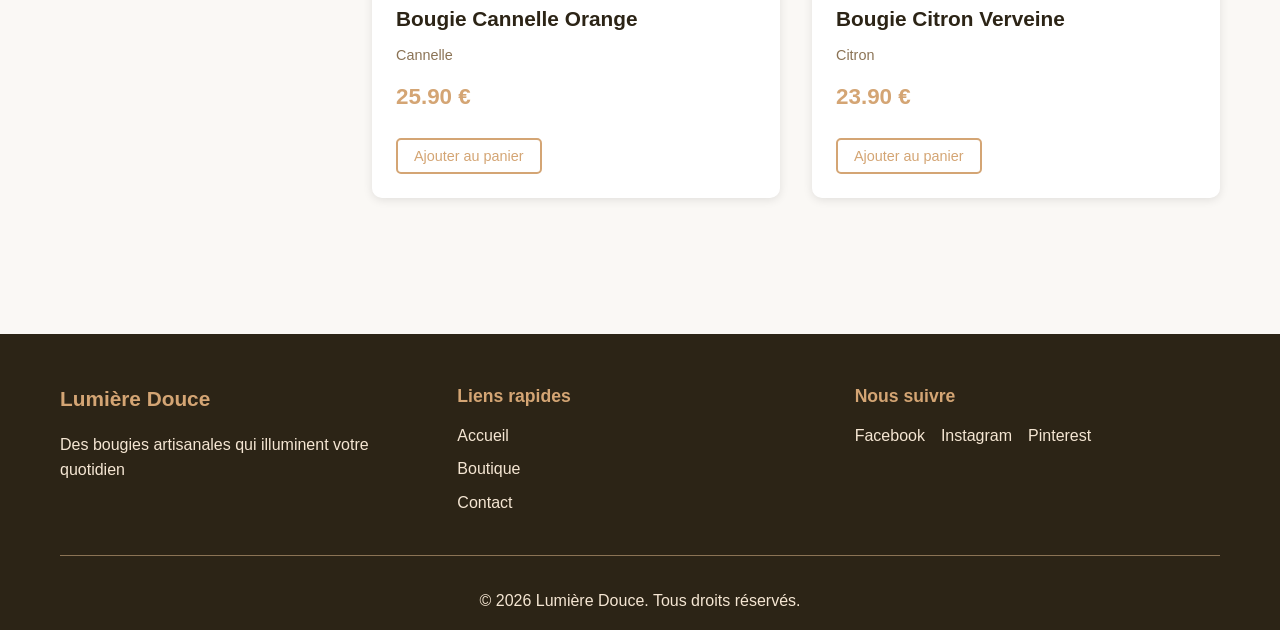
<file: product-detail.html>
<!DOCTYPE html>
<html lang="fr">
<head>
    <meta charset="UTF-8">
    <meta name="viewport" content="width=device-width, initial-scale=1.0">
    <title>Produit - Lumière Douce</title>
    <link rel="stylesheet" href="css/style.css">
    <link rel="stylesheet" href="css/products.css">
</head>
<body>
    <!-- Navigation -->
    <nav class="navbar">
        <div class="container">
            <div class="nav-brand">
                <h1>✨ Lumière Douce</h1>
            </div>
            <ul class="nav-menu">
                <li><a href="index.html">Accueil</a></li>
                <li><a href="products.html" class="active">Boutique</a></li>
                <li><a href="contact.html">Contact</a></li>
                <li><a href="cart.html" class="cart-link">
                    🛒 Panier <span class="cart-count">0</span>
                </a></li>
            </ul>
            <div class="hamburger">
                <span></span>
                <span></span>
                <span></span>
            </div>
        </div>
    </nav>

    <!-- Product Detail Section -->
    <section class="product-detail-section">
        <div class="container">
            <a href="products.html" class="back-link">← Retour à la boutique</a>
            
            <div id="product-detail-content" class="product-detail">
                <!-- Le contenu sera chargé dynamiquement -->
            </div>
        </div>
    </section>

    <!-- Related Products -->
    <section class="related-products-section">
        <div class="container">
            <h2 class="section-title">Produits similaires</h2>
            <div id="related-products" class="product-grid">
                <!-- Les produits seront chargés dynamiquement -->
            </div>
        </div>
    </section>

    <!-- Footer -->
    <footer class="footer">
        <div class="container">
            <div class="footer-content">
                <div class="footer-section">
                    <h3>Lumière Douce</h3>
                    <p>Des bougies artisanales qui illuminent votre quotidien</p>
                </div>
                <div class="footer-section">
                    <h4>Liens rapides</h4>
                    <ul>
                        <li><a href="index.html">Accueil</a></li>
                        <li><a href="products.html">Boutique</a></li>
                        <li><a href="contact.html">Contact</a></li>
                    </ul>
                </div>
                <div class="footer-section">
                    <h4>Nous suivre</h4>
                    <div class="social-links">
                        <a href="#">Facebook</a>
                        <a href="#">Instagram</a>
                        <a href="#">Pinterest</a>
                    </div>
                </div>
            </div>
            <div class="footer-bottom">
                <p>&copy; 2026 Lumière Douce. Tous droits réservés.</p>
            </div>
        </div>
    </footer>

    <script src="js/data.js"></script>
    <script src="js/cart.js"></script>
    <script>
        // Charger le détail du produit
        document.addEventListener('DOMContentLoaded', function() {
            const urlParams = new URLSearchParams(window.location.search);
            const productId = parseInt(urlParams.get('id'));
            
            if (!productId) {
                window.location.href = 'products.html';
                return;
            }

            const product = products.find(p => p.id === productId);
            
            if (!product) {
                window.location.href = 'products.html';
                return;
            }

            // Afficher le produit
            const detailContent = document.getElementById('product-detail-content');
            detailContent.innerHTML = `
                <div class="product-detail-image">
                    <div class="product-image-placeholder" style="background: ${product.color};">
                        <span class="image-icon">🕯️</span>
                    </div>
                </div>
                <div class="product-detail-info">
                    <h1>${product.name}</h1>
                    <div class="product-rating">
                        ⭐⭐⭐⭐⭐ <span>(${product.reviews} avis)</span>
                    </div>
                    <p class="product-price">${product.price.toFixed(2)} €</p>
                    <p class="product-description">${product.description}</p>
                    
                    <div class="product-specs">
                        <h3>Caractéristiques</h3>
                        <ul>
                            <li><strong>Parfum :</strong> ${product.scent}</li>
                            <li><strong>Poids :</strong> ${product.weight}</li>
                            <li><strong>Durée :</strong> ${product.burnTime}</li>
                            <li><strong>Composition :</strong> ${product.composition}</li>
                        </ul>
                    </div>

                    <div class="product-actions">
                        <div class="quantity-selector">
                            <button class="qty-btn" id="decrease-qty">-</button>
                            <input type="number" id="quantity" value="1" min="1" max="10">
                            <button class="qty-btn" id="increase-qty">+</button>
                        </div>
                        <button class="btn btn-primary btn-large" id="add-to-cart-btn">
                            Ajouter au panier
                        </button>
                    </div>
                    
                    <div class="product-benefits">
                        <div class="benefit">✓ Livraison gratuite dès 50€</div>
                        <div class="benefit">✓ Retour gratuit sous 30 jours</div>
                        <div class="benefit">✓ Garantie satisfaction</div>
                    </div>
                </div>
            `;

            // Gestion de la quantité
            const qtyInput = document.getElementById('quantity');
            const decreaseBtn = document.getElementById('decrease-qty');
            const increaseBtn = document.getElementById('increase-qty');

            decreaseBtn.addEventListener('click', () => {
                if (qtyInput.value > 1) {
                    qtyInput.value = parseInt(qtyInput.value) - 1;
                }
            });

            increaseBtn.addEventListener('click', () => {
                if (qtyInput.value < 10) {
                    qtyInput.value = parseInt(qtyInput.value) + 1;
                }
            });

            // Ajouter au panier
            document.getElementById('add-to-cart-btn').addEventListener('click', () => {
                const quantity = parseInt(qtyInput.value);
                addToCart(product.id, quantity);
                alert(`${quantity} x ${product.name} ajouté${quantity > 1 ? 's' : ''} au panier !`);
            });

            // Afficher produits similaires
            const relatedProducts = products
                .filter(p => p.id !== productId && p.scent === product.scent)
                .slice(0, 4);
            
            const relatedContainer = document.getElementById('related-products');
            if (relatedProducts.length > 0) {
                relatedContainer.innerHTML = relatedProducts.map(p => `
                    <div class="product-card">
                        <a href="product-detail.html?id=${p.id}">
                            <div class="product-image" style="background: ${p.color};">
                                <span class="image-icon">🕯️</span>
                            </div>
                            <div class="product-info">
                                <h3>${p.name}</h3>
                                <p class="product-scent">${p.scent}</p>
                                <p class="product-price">${p.price.toFixed(2)} €</p>
                            </div>
                        </a>
                        <button class="btn btn-secondary btn-small" onclick="addToCart(${p.id}); event.preventDefault();">
                            Ajouter au panier
                        </button>
                    </div>
                `).join('');
            } else {
                document.querySelector('.related-products-section').style.display = 'none';
            }
        });
    </script>
    <script src="js/main.js"></script>
</body>
</html>
</file>
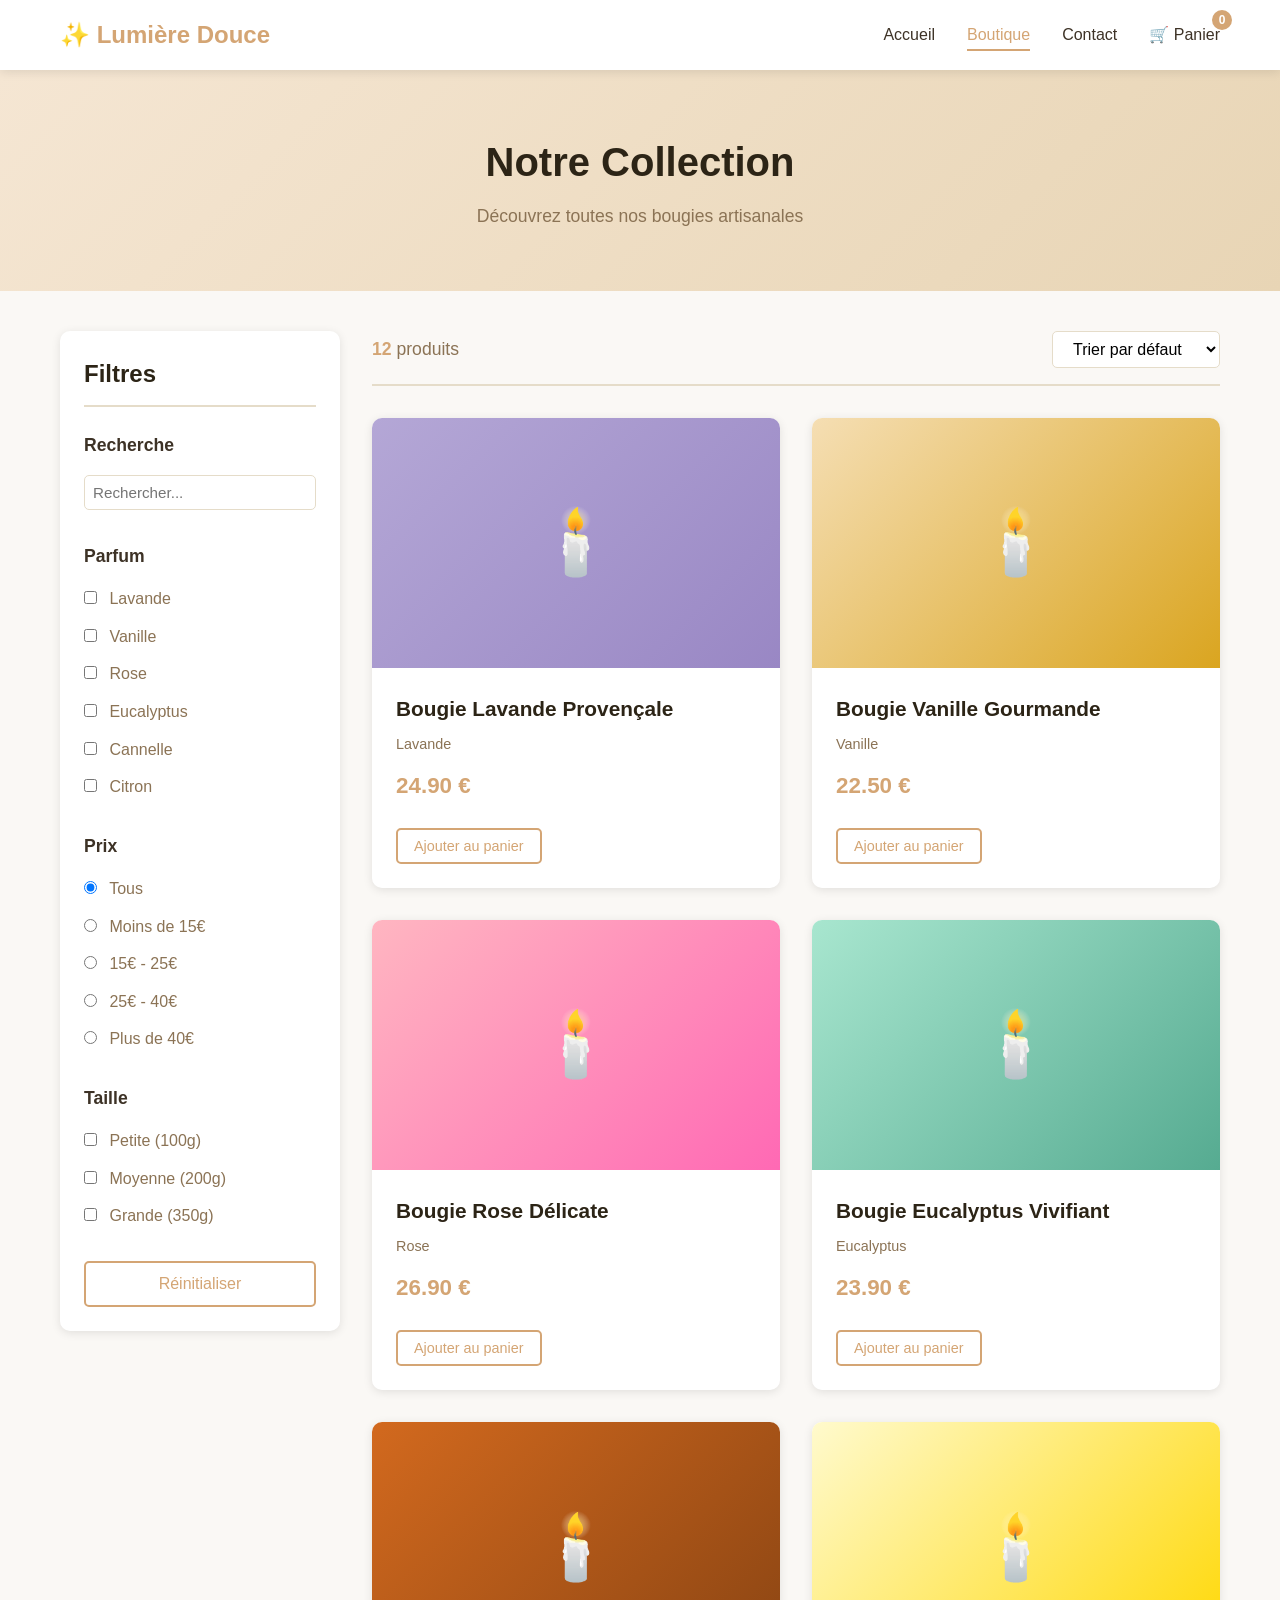
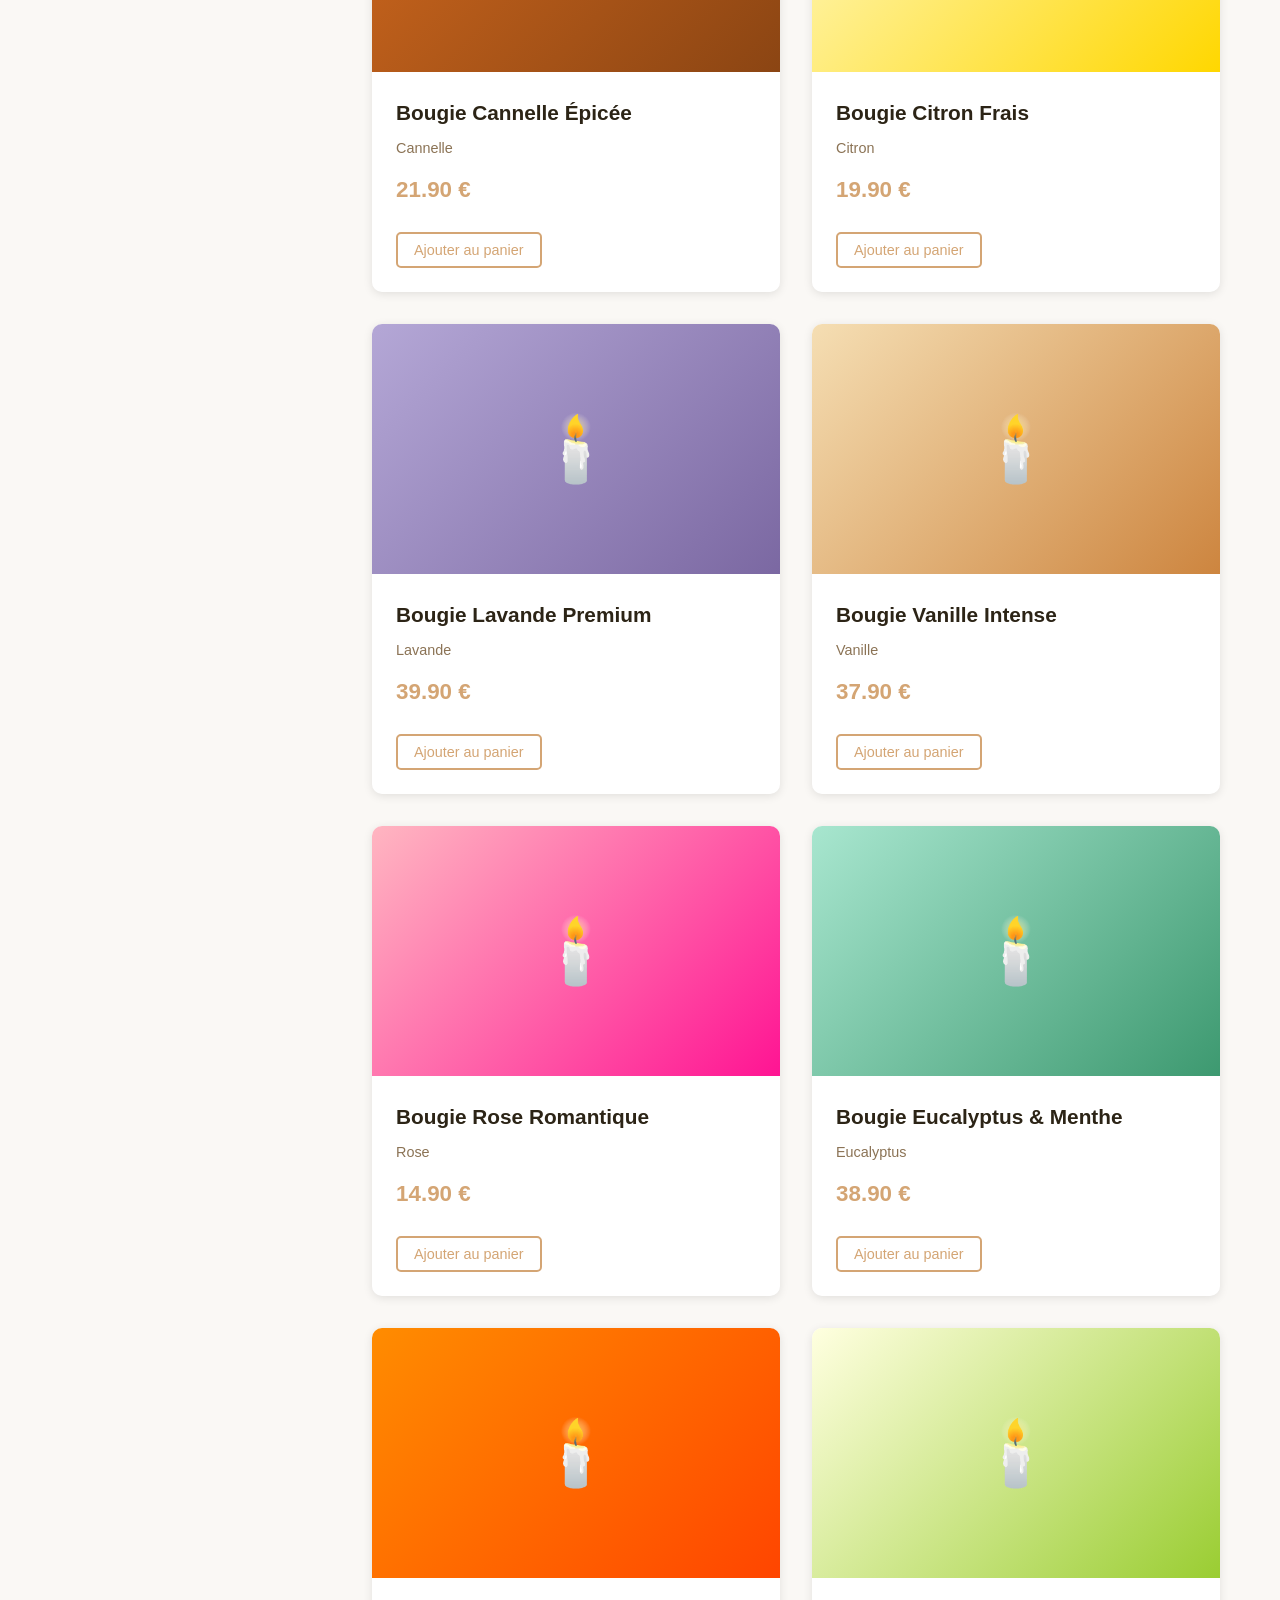
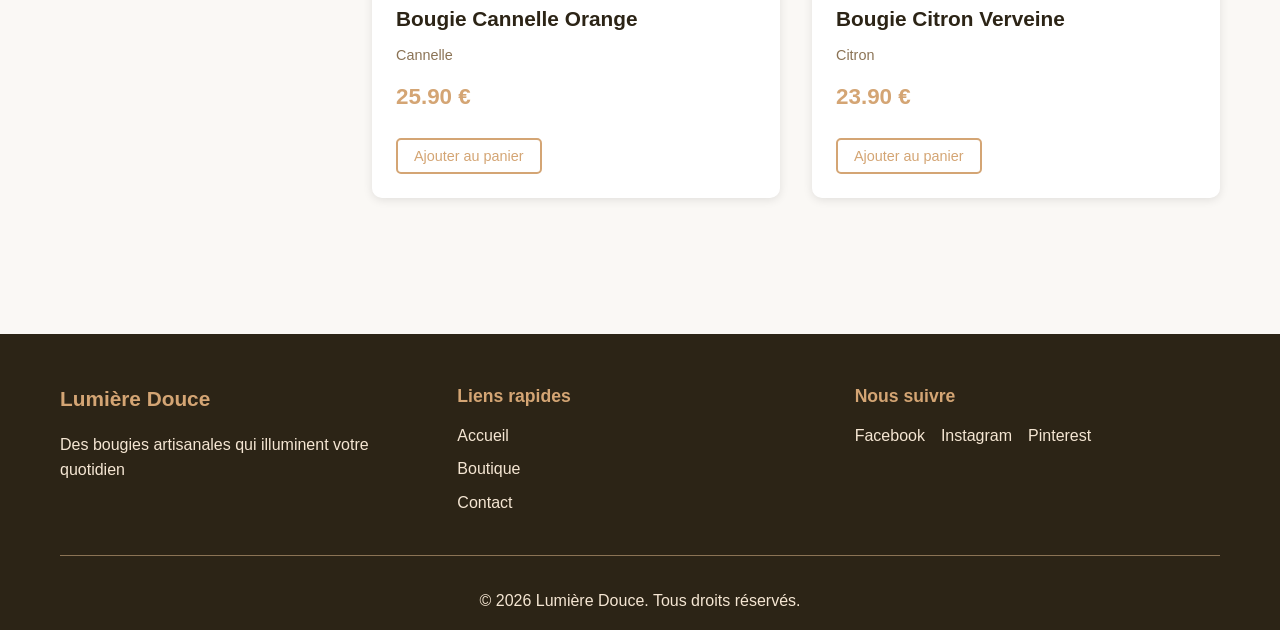
<file: products.html>
<!DOCTYPE html>
<html lang="fr">
<head>
    <meta charset="UTF-8">
    <meta name="viewport" content="width=device-width, initial-scale=1.0">
    <title>Boutique - Lumière Douce</title>
    <link rel="stylesheet" href="css/style.css">
    <link rel="stylesheet" href="css/products.css">
</head>
<body>
    <!-- Navigation -->
    <nav class="navbar">
        <div class="container">
            <div class="nav-brand">
                <h1>✨ Lumière Douce</h1>
            </div>
            <ul class="nav-menu">
                <li><a href="index.html">Accueil</a></li>
                <li><a href="products.html" class="active">Boutique</a></li>
                <li><a href="contact.html">Contact</a></li>
                <li><a href="cart.html" class="cart-link">
                    🛒 Panier <span class="cart-count">0</span>
                </a></li>
            </ul>
            <div class="hamburger">
                <span></span>
                <span></span>
                <span></span>
            </div>
        </div>
    </nav>

    <!-- Page Header -->
    <div class="page-header">
        <div class="container">
            <h1>Notre Collection</h1>
            <p>Découvrez toutes nos bougies artisanales</p>
        </div>
    </div>

    <!-- Products Section -->
    <section class="products-section">
        <div class="container">
            <div class="products-layout">
                <!-- Filters Sidebar -->
                <aside class="filters-sidebar">
                    <h3>Filtres</h3>
                    
                    <div class="filter-group">
                        <h4>Recherche</h4>
                        <input type="text" id="search-input" placeholder="Rechercher...">
                    </div>

                    <div class="filter-group">
                        <h4>Parfum</h4>
                        <label><input type="checkbox" class="filter-scent" value="lavande"> Lavande</label>
                        <label><input type="checkbox" class="filter-scent" value="vanille"> Vanille</label>
                        <label><input type="checkbox" class="filter-scent" value="rose"> Rose</label>
                        <label><input type="checkbox" class="filter-scent" value="eucalyptus"> Eucalyptus</label>
                        <label><input type="checkbox" class="filter-scent" value="cannelle"> Cannelle</label>
                        <label><input type="checkbox" class="filter-scent" value="citron"> Citron</label>
                    </div>

                    <div class="filter-group">
                        <h4>Prix</h4>
                        <label><input type="radio" name="price" class="filter-price" value="all" checked> Tous</label>
                        <label><input type="radio" name="price" class="filter-price" value="0-15"> Moins de 15€</label>
                        <label><input type="radio" name="price" class="filter-price" value="15-25"> 15€ - 25€</label>
                        <label><input type="radio" name="price" class="filter-price" value="25-40"> 25€ - 40€</label>
                        <label><input type="radio" name="price" class="filter-price" value="40+"> Plus de 40€</label>
                    </div>

                    <div class="filter-group">
                        <h4>Taille</h4>
                        <label><input type="checkbox" class="filter-size" value="petite"> Petite (100g)</label>
                        <label><input type="checkbox" class="filter-size" value="moyenne"> Moyenne (200g)</label>
                        <label><input type="checkbox" class="filter-size" value="grande"> Grande (350g)</label>
                    </div>

                    <button id="clear-filters" class="btn btn-secondary">Réinitialiser</button>
                </aside>

                <!-- Products Grid -->
                <div class="products-main">
                    <div class="products-header">
                        <p><span id="product-count">0</span> produits</p>
                        <select id="sort-select">
                            <option value="default">Trier par défaut</option>
                            <option value="price-asc">Prix croissant</option>
                            <option value="price-desc">Prix décroissant</option>
                            <option value="name-asc">Nom A-Z</option>
                            <option value="name-desc">Nom Z-A</option>
                        </select>
                    </div>
                    
                    <div id="products-container" class="product-grid">
                        <!-- Les produits seront chargés dynamiquement -->
                    </div>
                </div>
            </div>
        </div>
    </section>

    <!-- Footer -->
    <footer class="footer">
        <div class="container">
            <div class="footer-content">
                <div class="footer-section">
                    <h3>Lumière Douce</h3>
                    <p>Des bougies artisanales qui illuminent votre quotidien</p>
                </div>
                <div class="footer-section">
                    <h4>Liens rapides</h4>
                    <ul>
                        <li><a href="index.html">Accueil</a></li>
                        <li><a href="products.html">Boutique</a></li>
                        <li><a href="contact.html">Contact</a></li>
                    </ul>
                </div>
                <div class="footer-section">
                    <h4>Nous suivre</h4>
                    <div class="social-links">
                        <a href="#">Facebook</a>
                        <a href="#">Instagram</a>
                        <a href="#">Pinterest</a>
                    </div>
                </div>
            </div>
            <div class="footer-bottom">
                <p>&copy; 2026 Lumière Douce. Tous droits réservés.</p>
            </div>
        </div>
    </footer>

    <script src="js/data.js"></script>
    <script src="js/cart.js"></script>
    <script src="js/products.js"></script>
    <script src="js/main.js"></script>
</body>
</html>
</file>
<file: css/style.css>
/* ============================
   VARIABLES & RESET
   ============================ */
:root {
    --primary-color: #d4a574;
    --secondary-color: #8b7355;
    --accent-color: #f5e6d3;
    --dark-color: #2c2416;
    --light-color: #faf8f5;
    --text-color: #3d3226;
    --border-color: #e5dcc9;
    --shadow: 0 2px 10px rgba(0, 0, 0, 0.1);
    --shadow-lg: 0 4px 20px rgba(0, 0, 0, 0.15);
    --transition: all 0.3s ease;
}

* {
    margin: 0;
    padding: 0;
    box-sizing: border-box;
}

body {
    font-family: 'Segoe UI', Tahoma, Geneva, Verdana, sans-serif;
    color: var(--text-color);
    background-color: var(--light-color);
    line-height: 1.6;
}

img {
    max-width: 100%;
    height: auto;
}

a {
    text-decoration: none;
    color: inherit;
    transition: var(--transition);
}

ul {
    list-style: none;
}

/* ============================
   CONTAINER & LAYOUT
   ============================ */
.container {
    max-width: 1200px;
    margin: 0 auto;
    padding: 0 20px;
}

/* ============================
   NAVIGATION
   ============================ */
.navbar {
    background-color: white;
    box-shadow: var(--shadow);
    position: sticky;
    top: 0;
    z-index: 1000;
}

.navbar .container {
    display: flex;
    justify-content: space-between;
    align-items: center;
    padding: 1rem 20px;
}

.nav-brand h1 {
    font-size: 1.5rem;
    color: var(--primary-color);
    cursor: pointer;
}

.nav-menu {
    display: flex;
    gap: 2rem;
    align-items: center;
}

.nav-menu a {
    font-weight: 500;
    color: var(--text-color);
    position: relative;
    padding: 0.5rem 0;
}

.nav-menu a:hover,
.nav-menu a.active {
    color: var(--primary-color);
}

.nav-menu a.active::after {
    content: '';
    position: absolute;
    bottom: 0;
    left: 0;
    width: 100%;
    height: 2px;
    background-color: var(--primary-color);
}

.cart-link {
    position: relative;
}

.cart-count {
    position: absolute;
    top: -8px;
    right: -12px;
    background-color: var(--primary-color);
    color: white;
    border-radius: 50%;
    width: 20px;
    height: 20px;
    display: flex;
    align-items: center;
    justify-content: center;
    font-size: 0.75rem;
    font-weight: bold;
}

/* Hamburger Menu */
.hamburger {
    display: none;
    flex-direction: column;
    gap: 4px;
    cursor: pointer;
}

.hamburger span {
    width: 25px;
    height: 3px;
    background-color: var(--text-color);
    transition: var(--transition);
}

/* ============================
   BUTTONS
   ============================ */
.btn {
    display: inline-block;
    padding: 0.75rem 1.5rem;
    border: none;
    border-radius: 5px;
    font-size: 1rem;
    font-weight: 500;
    cursor: pointer;
    transition: var(--transition);
    text-align: center;
}

.btn-primary {
    background-color: var(--primary-color);
    color: white;
}

.btn-primary:hover {
    background-color: var(--secondary-color);
    transform: translateY(-2px);
    box-shadow: var(--shadow-lg);
}

.btn-secondary {
    background-color: transparent;
    color: var(--primary-color);
    border: 2px solid var(--primary-color);
}

.btn-secondary:hover {
    background-color: var(--primary-color);
    color: white;
}

.btn-large {
    padding: 1rem 2rem;
    font-size: 1.1rem;
}

.btn-small {
    padding: 0.5rem 1rem;
    font-size: 0.9rem;
}

.btn-full {
    width: 100%;
}

/* ============================
   HERO SECTION
   ============================ */
.hero {
    background: linear-gradient(135deg, var(--accent-color) 0%, #e8d5b5 100%);
    padding: 120px 20px;
    text-align: center;
}

.hero-content h2 {
    font-size: 3rem;
    color: var(--dark-color);
    margin-bottom: 1rem;
}

.hero-content p {
    font-size: 1.3rem;
    color: var(--secondary-color);
    margin-bottom: 2rem;
}

/* ============================
   SECTIONS
   ============================ */
.featured-section,
.features-section {
    padding: 80px 20px;
}

.section-title {
    text-align: center;
    font-size: 2.5rem;
    color: var(--dark-color);
    margin-bottom: 3rem;
}

.text-center {
    text-align: center;
    margin-top: 3rem;
}

/* ============================
   PRODUCT GRID
   ============================ */
.product-grid {
    display: grid;
    grid-template-columns: repeat(auto-fill, minmax(280px, 1fr));
    gap: 2rem;
    margin-bottom: 2rem;
}

.product-card {
    background-color: white;
    border-radius: 10px;
    box-shadow: var(--shadow);
    overflow: hidden;
    transition: var(--transition);
}

.product-card:hover {
    transform: translateY(-5px);
    box-shadow: var(--shadow-lg);
}

.product-card a {
    display: block;
}

.product-image {
    height: 250px;
    display: flex;
    align-items: center;
    justify-content: center;
    position: relative;
}

.image-icon {
    font-size: 4rem;
}

.product-info {
    padding: 1.5rem;
}

.product-info h3 {
    font-size: 1.3rem;
    color: var(--dark-color);
    margin-bottom: 0.5rem;
}

.product-scent {
    color: var(--secondary-color);
    font-size: 0.9rem;
    margin-bottom: 0.75rem;
    display: block;
}

.product-price {
    font-size: 1.4rem;
    color: var(--primary-color);
    font-weight: bold;
}

.product-card .btn {
    margin: 0 1.5rem 1.5rem;
    display: block;
}

/* ============================
   FEATURES GRID
   ============================ */
.features-grid {
    display: grid;
    grid-template-columns: repeat(auto-fit, minmax(250px, 1fr));
    gap: 2rem;
}

.feature-card {
    text-align: center;
    padding: 2rem;
    background-color: white;
    border-radius: 10px;
    box-shadow: var(--shadow);
}

.feature-icon {
    font-size: 3rem;
    margin-bottom: 1rem;
}

.feature-card h3 {
    font-size: 1.3rem;
    color: var(--dark-color);
    margin-bottom: 0.5rem;
}

.feature-card p {
    color: var(--secondary-color);
}

/* ============================
   PAGE HEADER
   ============================ */
.page-header {
    background: linear-gradient(135deg, var(--accent-color) 0%, #e8d5b5 100%);
    padding: 60px 20px;
    text-align: center;
}

.page-header h1 {
    font-size: 2.5rem;
    color: var(--dark-color);
    margin-bottom: 0.5rem;
}

.page-header p {
    font-size: 1.1rem;
    color: var(--secondary-color);
}

/* ============================
   CONTACT PAGE
   ============================ */
.contact-section {
    padding: 60px 20px;
}

.contact-layout {
    display: grid;
    grid-template-columns: 1fr 1fr;
    gap: 3rem;
    margin-bottom: 4rem;
}

.contact-form,
.contact-info {
    background-color: white;
    padding: 2rem;
    border-radius: 10px;
    box-shadow: var(--shadow);
}

.contact-form h2,
.contact-info h2 {
    font-size: 1.8rem;
    color: var(--dark-color);
    margin-bottom: 1.5rem;
}

.form-group {
    margin-bottom: 1.5rem;
}

.form-group label {
    display: block;
    margin-bottom: 0.5rem;
    font-weight: 500;
    color: var(--text-color);
}

.form-group input,
.form-group select,
.form-group textarea {
    width: 100%;
    padding: 0.75rem;
    border: 1px solid var(--border-color);
    border-radius: 5px;
    font-size: 1rem;
    font-family: inherit;
    transition: var(--transition);
}

.form-group input:focus,
.form-group select:focus,
.form-group textarea:focus {
    outline: none;
    border-color: var(--primary-color);
    box-shadow: 0 0 0 3px rgba(212, 165, 116, 0.1);
}

.contact-info-item {
    display: flex;
    gap: 1rem;
    margin-bottom: 2rem;
}

.contact-icon {
    font-size: 2rem;
}

.contact-info-item h3 {
    font-size: 1.1rem;
    color: var(--dark-color);
    margin-bottom: 0.25rem;
}

.contact-info-item p {
    color: var(--secondary-color);
}

.contact-info-item a {
    color: var(--primary-color);
}

.contact-info-item a:hover {
    text-decoration: underline;
}

.contact-social {
    margin-top: 2rem;
}

.contact-social h3 {
    font-size: 1.1rem;
    color: var(--dark-color);
    margin-bottom: 1rem;
}

.social-links {
    display: flex;
    gap: 1rem;
}

.social-link {
    padding: 0.5rem 1rem;
    background-color: var(--accent-color);
    border-radius: 5px;
    color: var(--secondary-color);
}

.social-link:hover {
    background-color: var(--primary-color);
    color: white;
}

/* FAQ Section */
.faq-section {
    margin-top: 4rem;
}

.faq-section h2 {
    text-align: center;
    font-size: 2rem;
    color: var(--dark-color);
    margin-bottom: 2rem;
}

.faq-grid {
    display: grid;
    grid-template-columns: repeat(auto-fit, minmax(280px, 1fr));
    gap: 2rem;
}

.faq-item {
    background-color: white;
    padding: 1.5rem;
    border-radius: 10px;
    box-shadow: var(--shadow);
}

.faq-item h3 {
    font-size: 1.1rem;
    color: var(--dark-color);
    margin-bottom: 0.75rem;
}

.faq-item p {
    color: var(--secondary-color);
}

/* ============================
   FOOTER
   ============================ */
.footer {
    background-color: var(--dark-color);
    color: var(--accent-color);
    padding: 3rem 20px 1rem;
    margin-top: 4rem;
}

.footer-content {
    display: grid;
    grid-template-columns: repeat(auto-fit, minmax(250px, 1fr));
    gap: 2rem;
    margin-bottom: 2rem;
}

.footer-section h3 {
    font-size: 1.3rem;
    margin-bottom: 1rem;
    color: var(--primary-color);
}

.footer-section h4 {
    font-size: 1.1rem;
    margin-bottom: 0.75rem;
    color: var(--primary-color);
}

.footer-section ul li {
    margin-bottom: 0.5rem;
}

.footer-section a:hover {
    color: var(--primary-color);
}

.footer-bottom {
    text-align: center;
    padding-top: 2rem;
    border-top: 1px solid var(--secondary-color);
}

/* ============================
   RESPONSIVE
   ============================ */
@media (max-width: 768px) {
    .hamburger {
        display: flex;
    }

    .nav-menu {
        display: none;
        position: absolute;
        top: 100%;
        left: 0;
        right: 0;
        background-color: white;
        flex-direction: column;
        padding: 1rem;
        box-shadow: var(--shadow);
    }

    .nav-menu.active {
        display: flex;
    }

    .hero-content h2 {
        font-size: 2rem;
    }

    .hero-content p {
        font-size: 1rem;
    }

    .section-title {
        font-size: 2rem;
    }

    .product-grid {
        grid-template-columns: repeat(auto-fill, minmax(200px, 1fr));
        gap: 1rem;
    }

    .contact-layout {
        grid-template-columns: 1fr;
    }

    .footer-content {
        grid-template-columns: 1fr;
    }
}

@media (max-width: 480px) {
    .product-grid {
        grid-template-columns: 1fr;
    }

    .hero {
        padding: 60px 20px;
    }

    .hero-content h2 {
        font-size: 1.75rem;
    }
}
</file>
<file: css/cart.css>
/* ============================
   CART PAGE
   ============================ */
.cart-section {
    padding: 40px 20px;
    min-height: 60vh;
}

.empty-cart {
    display: flex;
    flex-direction: column;
    align-items: center;
    justify-content: center;
    padding: 4rem 2rem;
    text-align: center;
}

.empty-cart-icon {
    font-size: 5rem;
    margin-bottom: 1rem;
    opacity: 0.5;
}

.empty-cart h2 {
    font-size: 2rem;
    color: var(--dark-color);
    margin-bottom: 1rem;
}

.empty-cart p {
    color: var(--secondary-color);
    margin-bottom: 2rem;
    font-size: 1.1rem;
}

.cart-layout {
    display: grid;
    grid-template-columns: 2fr 1fr;
    gap: 2rem;
}

/* ============================
   CART ITEMS
   ============================ */
.cart-items {
    background-color: white;
    padding: 2rem;
    border-radius: 10px;
    box-shadow: var(--shadow);
}

.cart-items h2 {
    font-size: 1.8rem;
    color: var(--dark-color);
    margin-bottom: 1.5rem;
}

.cart-item {
    display: grid;
    grid-template-columns: 100px 1fr auto auto auto;
    gap: 1.5rem;
    align-items: center;
    padding: 1.5rem;
    border: 1px solid var(--border-color);
    border-radius: 10px;
    margin-bottom: 1rem;
    transition: var(--transition);
}

.cart-item:hover {
    box-shadow: var(--shadow);
}

.cart-item-image {
    width: 100px;
    height: 100px;
    border-radius: 10px;
    display: flex;
    align-items: center;
    justify-content: center;
}

.cart-item-image .image-icon {
    font-size: 2.5rem;
}

.cart-item-details h3 {
    font-size: 1.2rem;
    color: var(--dark-color);
    margin-bottom: 0.25rem;
}

.cart-item-scent {
    color: var(--secondary-color);
    font-size: 0.9rem;
    margin-bottom: 0.5rem;
}

.cart-item-price {
    color: var(--primary-color);
    font-weight: bold;
    font-size: 1.1rem;
}

.cart-item-quantity {
    display: flex;
    align-items: center;
    gap: 0.5rem;
    background-color: var(--accent-color);
    padding: 0.5rem;
    border-radius: 5px;
}

.cart-item-quantity .qty-btn {
    background-color: white;
    border: 1px solid var(--border-color);
    width: 30px;
    height: 30px;
    border-radius: 5px;
    cursor: pointer;
    font-size: 1.1rem;
    transition: var(--transition);
}

.cart-item-quantity .qty-btn:hover {
    background-color: var(--primary-color);
    color: white;
    border-color: var(--primary-color);
}

.qty-display {
    min-width: 30px;
    text-align: center;
    font-weight: bold;
}

.cart-item-total {
    font-size: 1.3rem;
    font-weight: bold;
    color: var(--dark-color);
    min-width: 80px;
    text-align: right;
}

.cart-item-remove {
    background-color: transparent;
    border: none;
    color: var(--secondary-color);
    font-size: 1.5rem;
    cursor: pointer;
    transition: var(--transition);
}

.cart-item-remove:hover {
    color: #d9534f;
}

/* ============================
   CART SUMMARY
   ============================ */
.cart-summary {
    background-color: white;
    padding: 2rem;
    border-radius: 10px;
    box-shadow: var(--shadow);
    height: fit-content;
    position: sticky;
    top: 90px;
}

.cart-summary h2 {
    font-size: 1.5rem;
    color: var(--dark-color);
    margin-bottom: 1.5rem;
    padding-bottom: 1rem;
    border-bottom: 2px solid var(--border-color);
}

.summary-row {
    display: flex;
    justify-content: space-between;
    margin-bottom: 1rem;
    color: var(--text-color);
}

.summary-divider {
    height: 1px;
    background-color: var(--border-color);
    margin: 1.5rem 0;
}

.summary-total {
    font-size: 1.3rem;
    font-weight: bold;
    color: var(--dark-color);
}

.shipping-notice {
    background-color: var(--accent-color);
    padding: 1rem;
    border-radius: 5px;
    margin: 1.5rem 0;
    text-align: center;
}

.shipping-notice-warning {
    color: #856404;
}

.shipping-notice-success {
    color: #155724;
    font-weight: bold;
}

.cart-summary .btn {
    margin-bottom: 0.75rem;
}

/* ============================
   CHECKOUT PAGE
   ============================ */
.checkout-section {
    padding: 40px 20px;
}

.checkout-layout {
    display: grid;
    grid-template-columns: 2fr 1fr;
    gap: 2rem;
}

.checkout-form {
    background-color: white;
    padding: 2rem;
    border-radius: 10px;
    box-shadow: var(--shadow);
}

.form-section {
    margin-bottom: 2.5rem;
}

.form-section h2 {
    font-size: 1.5rem;
    color: var(--dark-color);
    margin-bottom: 1.5rem;
    padding-bottom: 0.75rem;
    border-bottom: 2px solid var(--border-color);
}

.form-row {
    display: grid;
    grid-template-columns: 1fr 1fr;
    gap: 1rem;
}

.payment-methods {
    display: flex;
    flex-direction: column;
    gap: 0.75rem;
    margin-bottom: 1.5rem;
}

.payment-method {
    display: flex;
    align-items: center;
    padding: 1rem;
    border: 2px solid var(--border-color);
    border-radius: 5px;
    cursor: pointer;
    transition: var(--transition);
}

.payment-method:hover {
    border-color: var(--primary-color);
    background-color: var(--accent-color);
}

.payment-method input[type="radio"] {
    margin-right: 1rem;
}

.payment-method input[type="radio"]:checked + span {
    color: var(--primary-color);
    font-weight: bold;
}

.card-details {
    background-color: var(--accent-color);
    padding: 1.5rem;
    border-radius: 5px;
    margin-top: 1rem;
}

.checkbox-label {
    display: flex;
    align-items: start;
    gap: 0.5rem;
    margin-bottom: 1rem;
    cursor: pointer;
}

.checkbox-label input {
    margin-top: 0.25rem;
}

.checkbox-label a {
    color: var(--primary-color);
    text-decoration: underline;
}

/* Order Summary */
.order-summary {
    background-color: white;
    padding: 2rem;
    border-radius: 10px;
    box-shadow: var(--shadow);
    height: fit-content;
    position: sticky;
    top: 90px;
}

.order-summary h2 {
    font-size: 1.5rem;
    color: var(--dark-color);
    margin-bottom: 1.5rem;
    padding-bottom: 1rem;
    border-bottom: 2px solid var(--border-color);
}

.order-items {
    margin-bottom: 1.5rem;
}

.order-item {
    display: flex;
    justify-content: space-between;
    margin-bottom: 1rem;
    padding-bottom: 1rem;
    border-bottom: 1px solid var(--border-color);
}

.order-item:last-child {
    border-bottom: none;
}

.order-item-info {
    display: flex;
    flex-direction: column;
}

.order-item-name {
    font-weight: 500;
    color: var(--text-color);
    margin-bottom: 0.25rem;
}

.order-item-qty {
    font-size: 0.9rem;
    color: var(--secondary-color);
}

.order-item-price {
    font-weight: bold;
    color: var(--primary-color);
}

/* ============================
   RESPONSIVE
   ============================ */
@media (max-width: 968px) {
    .cart-layout,
    .checkout-layout {
        grid-template-columns: 1fr;
    }

    .cart-summary,
    .order-summary {
        position: static;
    }

    .cart-item {
        grid-template-columns: 80px 1fr auto;
        grid-template-rows: auto auto;
        gap: 1rem;
    }

    .cart-item-quantity {
        grid-column: 2;
    }

    .cart-item-total {
        grid-column: 3;
        grid-row: 1;
    }

    .cart-item-remove {
        grid-column: 3;
        grid-row: 2;
    }
}

@media (max-width: 768px) {
    .form-row {
        grid-template-columns: 1fr;
    }
}

@media (max-width: 480px) {
    .cart-item {
        grid-template-columns: 1fr;
        text-align: center;
    }

    .cart-item-image {
        margin: 0 auto;
    }

    .cart-item-quantity,
    .cart-item-total {
        grid-column: 1;
        justify-content: center;
    }

    .cart-item-total {
        text-align: center;
    }

    .cart-item-remove {
        grid-column: 1;
        text-align: center;
    }
}
</file>
<file: css/products.css>
/* ============================
   PRODUCTS PAGE LAYOUT
   ============================ */
.products-section {
    padding: 40px 20px;
}

.products-layout {
    display: grid;
    grid-template-columns: 280px 1fr;
    gap: 2rem;
}

/* ============================
   FILTERS SIDEBAR
   ============================ */
.filters-sidebar {
    background-color: white;
    padding: 1.5rem;
    border-radius: 10px;
    box-shadow: var(--shadow);
    height: fit-content;
    position: sticky;
    top: 90px;
}

.filters-sidebar h3 {
    font-size: 1.5rem;
    color: var(--dark-color);
    margin-bottom: 1.5rem;
    padding-bottom: 0.75rem;
    border-bottom: 2px solid var(--border-color);
}

.filter-group {
    margin-bottom: 2rem;
}

.filter-group h4 {
    font-size: 1.1rem;
    color: var(--text-color);
    margin-bottom: 1rem;
}

.filter-group label {
    display: block;
    margin-bottom: 0.75rem;
    cursor: pointer;
    color: var(--secondary-color);
    transition: var(--transition);
}

.filter-group label:hover {
    color: var(--primary-color);
}

.filter-group input[type="checkbox"],
.filter-group input[type="radio"] {
    margin-right: 0.5rem;
    cursor: pointer;
}

.filter-group input[type="text"] {
    width: 100%;
    padding: 0.5rem;
    border: 1px solid var(--border-color);
    border-radius: 5px;
    font-size: 0.95rem;
}

.filter-group input[type="text"]:focus {
    outline: none;
    border-color: var(--primary-color);
}

#clear-filters {
    width: 100%;
}

/* ============================
   PRODUCTS MAIN AREA
   ============================ */
.products-main {
    min-height: 400px;
}

.products-header {
    display: flex;
    justify-content: space-between;
    align-items: center;
    margin-bottom: 2rem;
    padding-bottom: 1rem;
    border-bottom: 2px solid var(--border-color);
}

.products-header p {
    font-size: 1.1rem;
    color: var(--secondary-color);
}

#product-count {
    font-weight: bold;
    color: var(--primary-color);
}

#sort-select {
    padding: 0.5rem 1rem;
    border: 1px solid var(--border-color);
    border-radius: 5px;
    font-size: 1rem;
    cursor: pointer;
    background-color: white;
}

#sort-select:focus {
    outline: none;
    border-color: var(--primary-color);
}

/* ============================
   PRODUCT DETAIL PAGE
   ============================ */
.product-detail-section {
    padding: 40px 20px;
}

.back-link {
    display: inline-block;
    color: var(--primary-color);
    margin-bottom: 2rem;
    font-weight: 500;
}

.back-link:hover {
    text-decoration: underline;
}

.product-detail {
    display: grid;
    grid-template-columns: 1fr 1fr;
    gap: 3rem;
    background-color: white;
    padding: 2rem;
    border-radius: 10px;
    box-shadow: var(--shadow);
}

.product-detail-image {
    display: flex;
    align-items: center;
    justify-content: center;
}

.product-image-placeholder {
    width: 100%;
    height: 500px;
    border-radius: 10px;
    display: flex;
    align-items: center;
    justify-content: center;
}

.product-image-placeholder .image-icon {
    font-size: 8rem;
}

.product-detail-info h1 {
    font-size: 2.5rem;
    color: var(--dark-color);
    margin-bottom: 1rem;
}

.product-rating {
    margin-bottom: 1rem;
    color: #ffd700;
}

.product-rating span {
    color: var(--secondary-color);
    margin-left: 0.5rem;
}

.product-detail-info .product-price {
    font-size: 2rem;
    color: var(--primary-color);
    font-weight: bold;
    margin-bottom: 1.5rem;
}

.product-description {
    font-size: 1.1rem;
    color: var(--text-color);
    line-height: 1.8;
    margin-bottom: 2rem;
}

.product-specs {
    background-color: var(--accent-color);
    padding: 1.5rem;
    border-radius: 10px;
    margin-bottom: 2rem;
}

.product-specs h3 {
    font-size: 1.3rem;
    color: var(--dark-color);
    margin-bottom: 1rem;
}

.product-specs ul {
    list-style: none;
}

.product-specs li {
    margin-bottom: 0.75rem;
    color: var(--text-color);
}

.product-actions {
    display: flex;
    gap: 1rem;
    margin-bottom: 2rem;
}

.quantity-selector {
    display: flex;
    align-items: center;
    border: 1px solid var(--border-color);
    border-radius: 5px;
    overflow: hidden;
}

.qty-btn {
    background-color: var(--accent-color);
    border: none;
    padding: 0.75rem 1.25rem;
    font-size: 1.2rem;
    cursor: pointer;
    transition: var(--transition);
}

.qty-btn:hover {
    background-color: var(--primary-color);
    color: white;
}

.quantity-selector input {
    width: 60px;
    text-align: center;
    border: none;
    padding: 0.75rem;
    font-size: 1rem;
}

.quantity-selector input:focus {
    outline: none;
}

.product-benefits {
    background-color: #f0f9f0;
    padding: 1.5rem;
    border-radius: 10px;
}

.benefit {
    margin-bottom: 0.5rem;
    color: #2d7a2d;
    font-weight: 500;
}

.related-products-section {
    padding: 60px 20px;
    background-color: var(--accent-color);
}

/* ============================
   RESPONSIVE
   ============================ */
@media (max-width: 968px) {
    .products-layout {
        grid-template-columns: 1fr;
    }

    .filters-sidebar {
        position: static;
    }

    .product-detail {
        grid-template-columns: 1fr;
    }

    .product-image-placeholder {
        height: 350px;
    }
}

@media (max-width: 480px) {
    .products-header {
        flex-direction: column;
        align-items: flex-start;
        gap: 1rem;
    }

    #sort-select {
        width: 100%;
    }

    .product-actions {
        flex-direction: column;
    }

    .quantity-selector {
        width: 100%;
    }

    .product-detail-info h1 {
        font-size: 2rem;
    }

    .product-image-placeholder {
        height: 250px;
    }

    .product-image-placeholder .image-icon {
        font-size: 5rem;
    }
}
</file>
